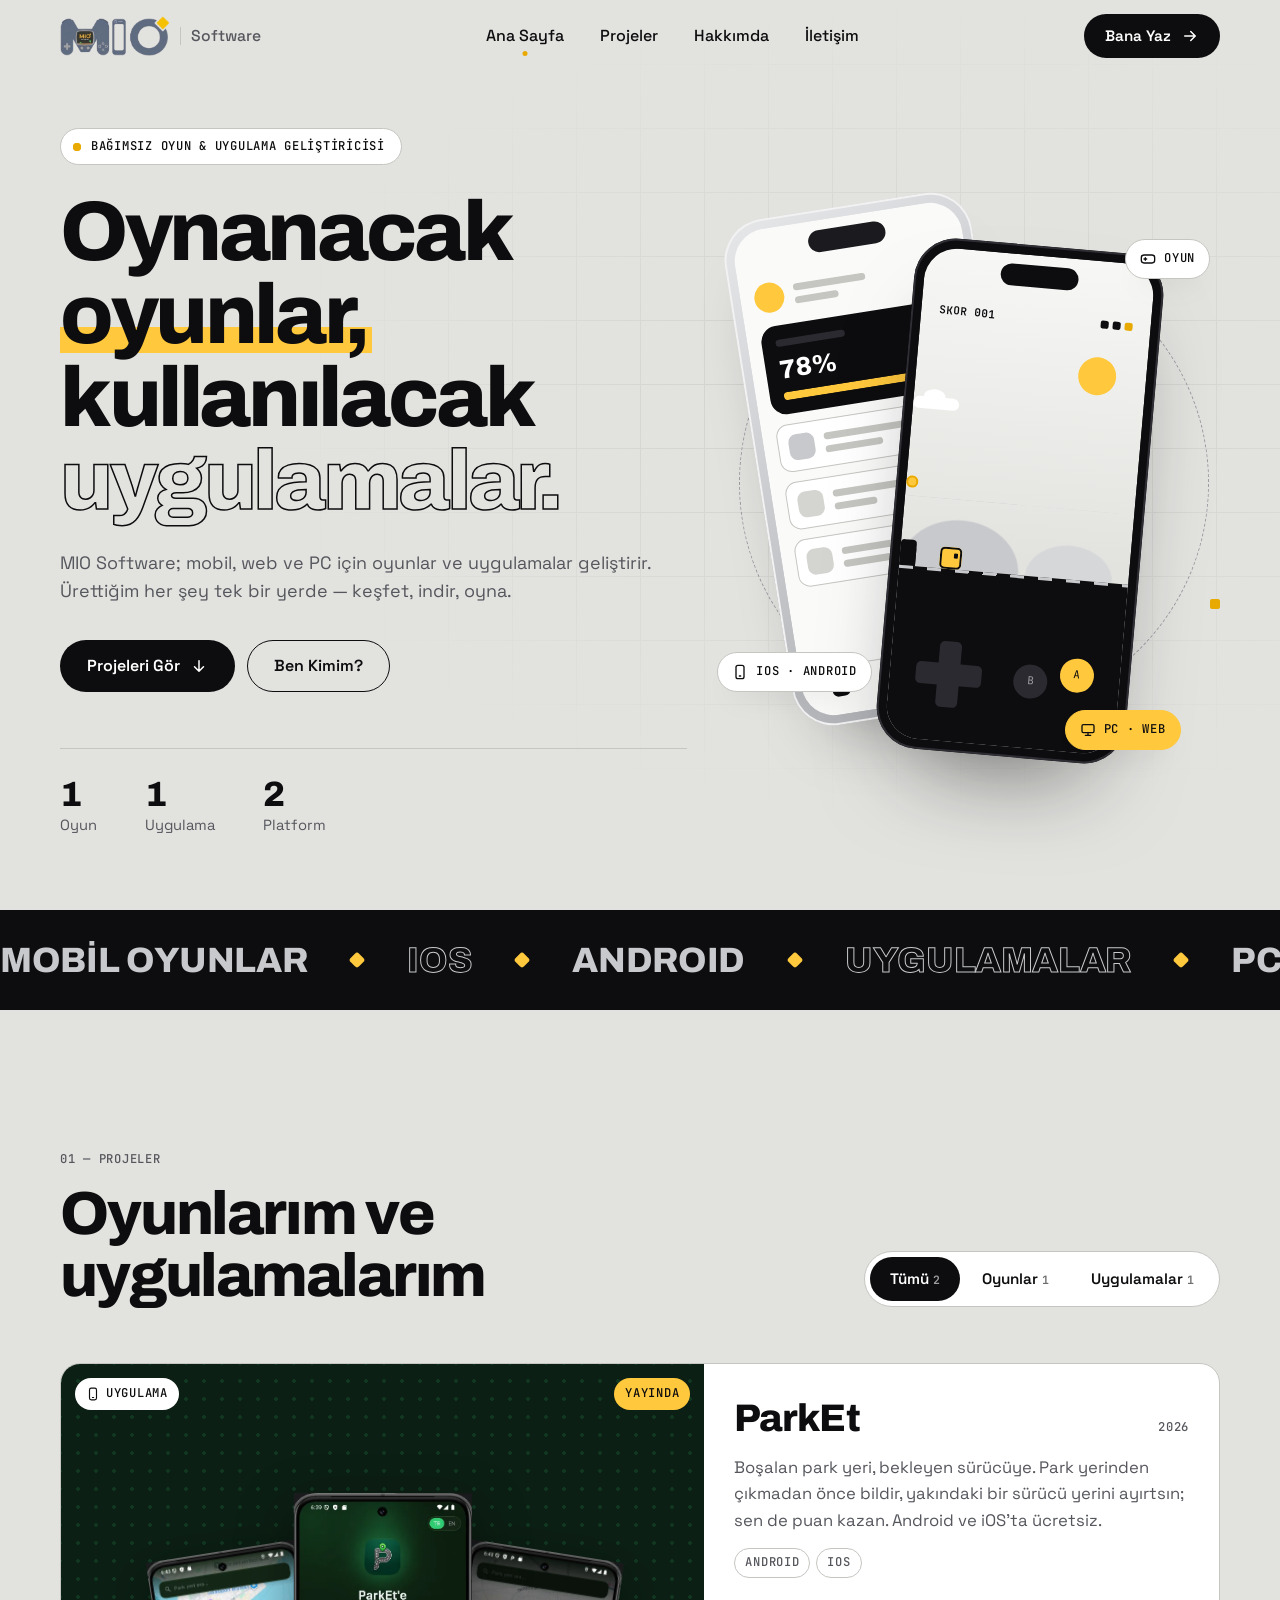
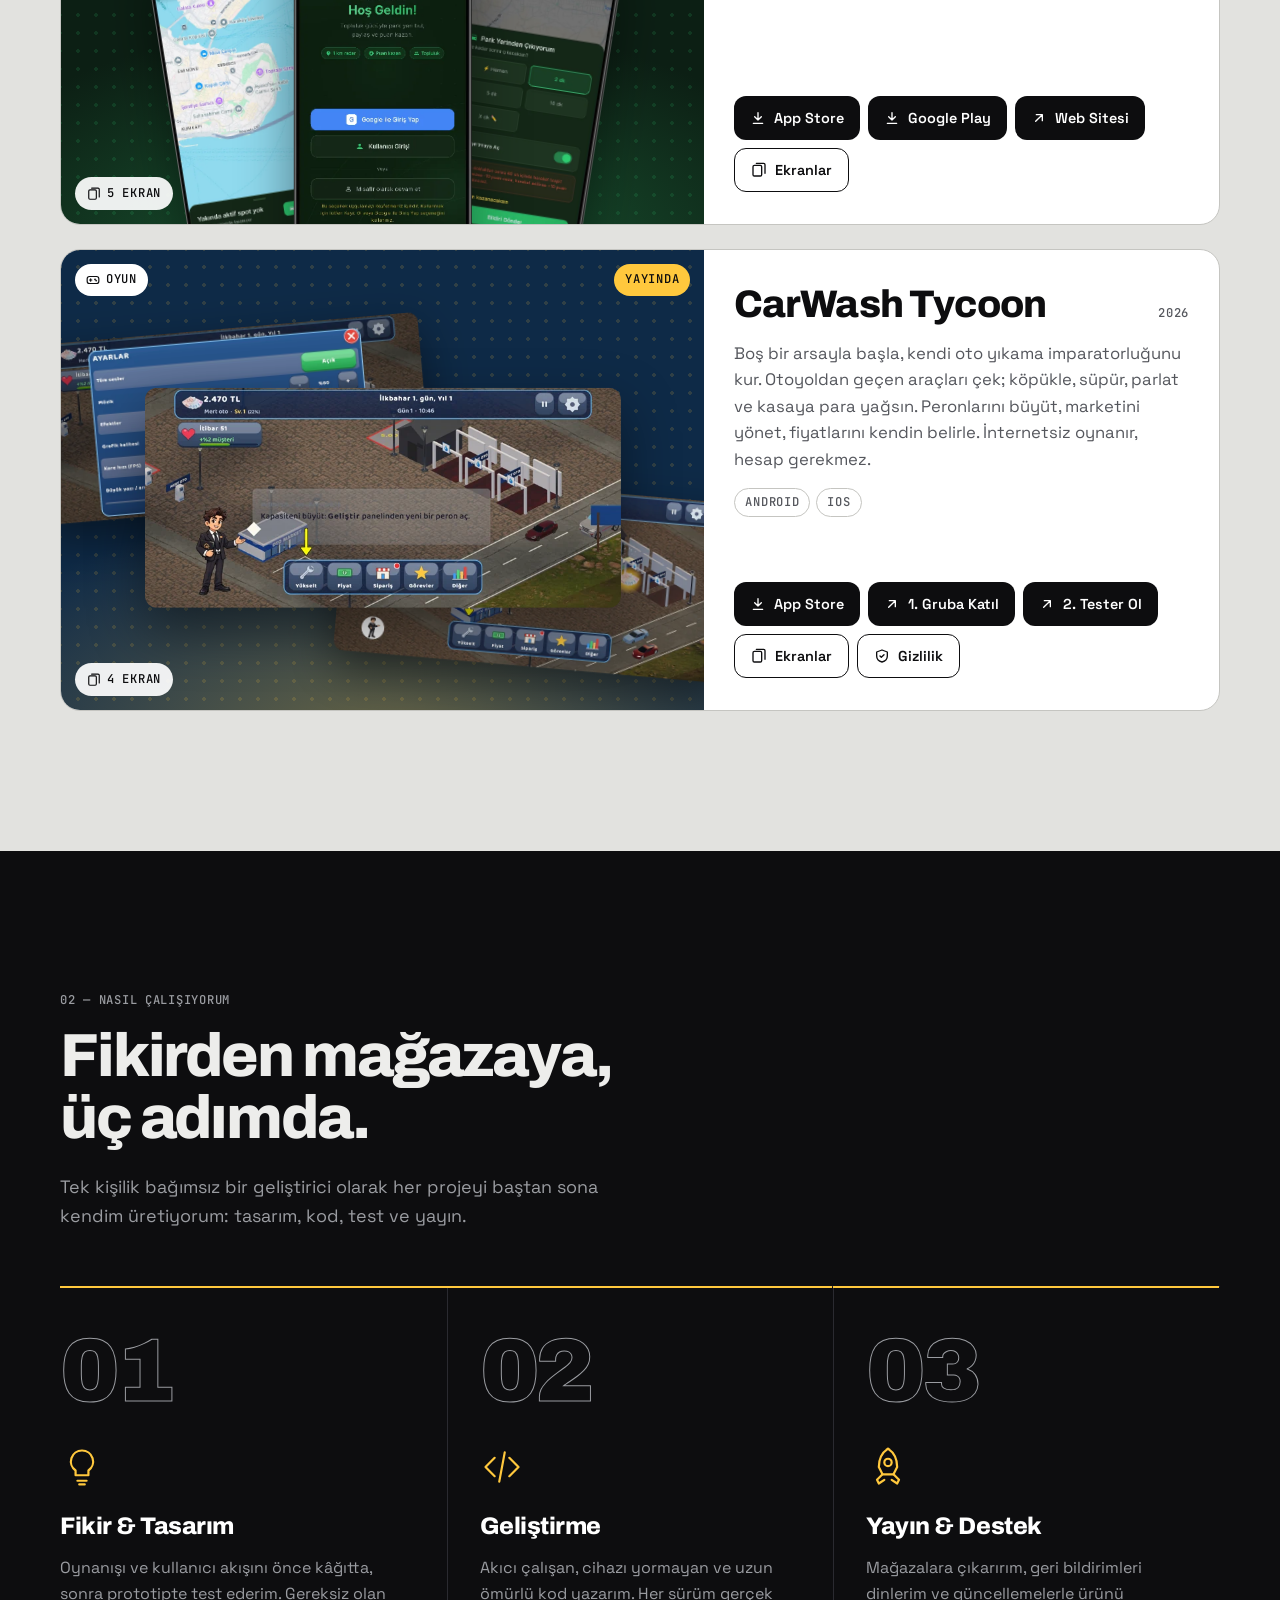
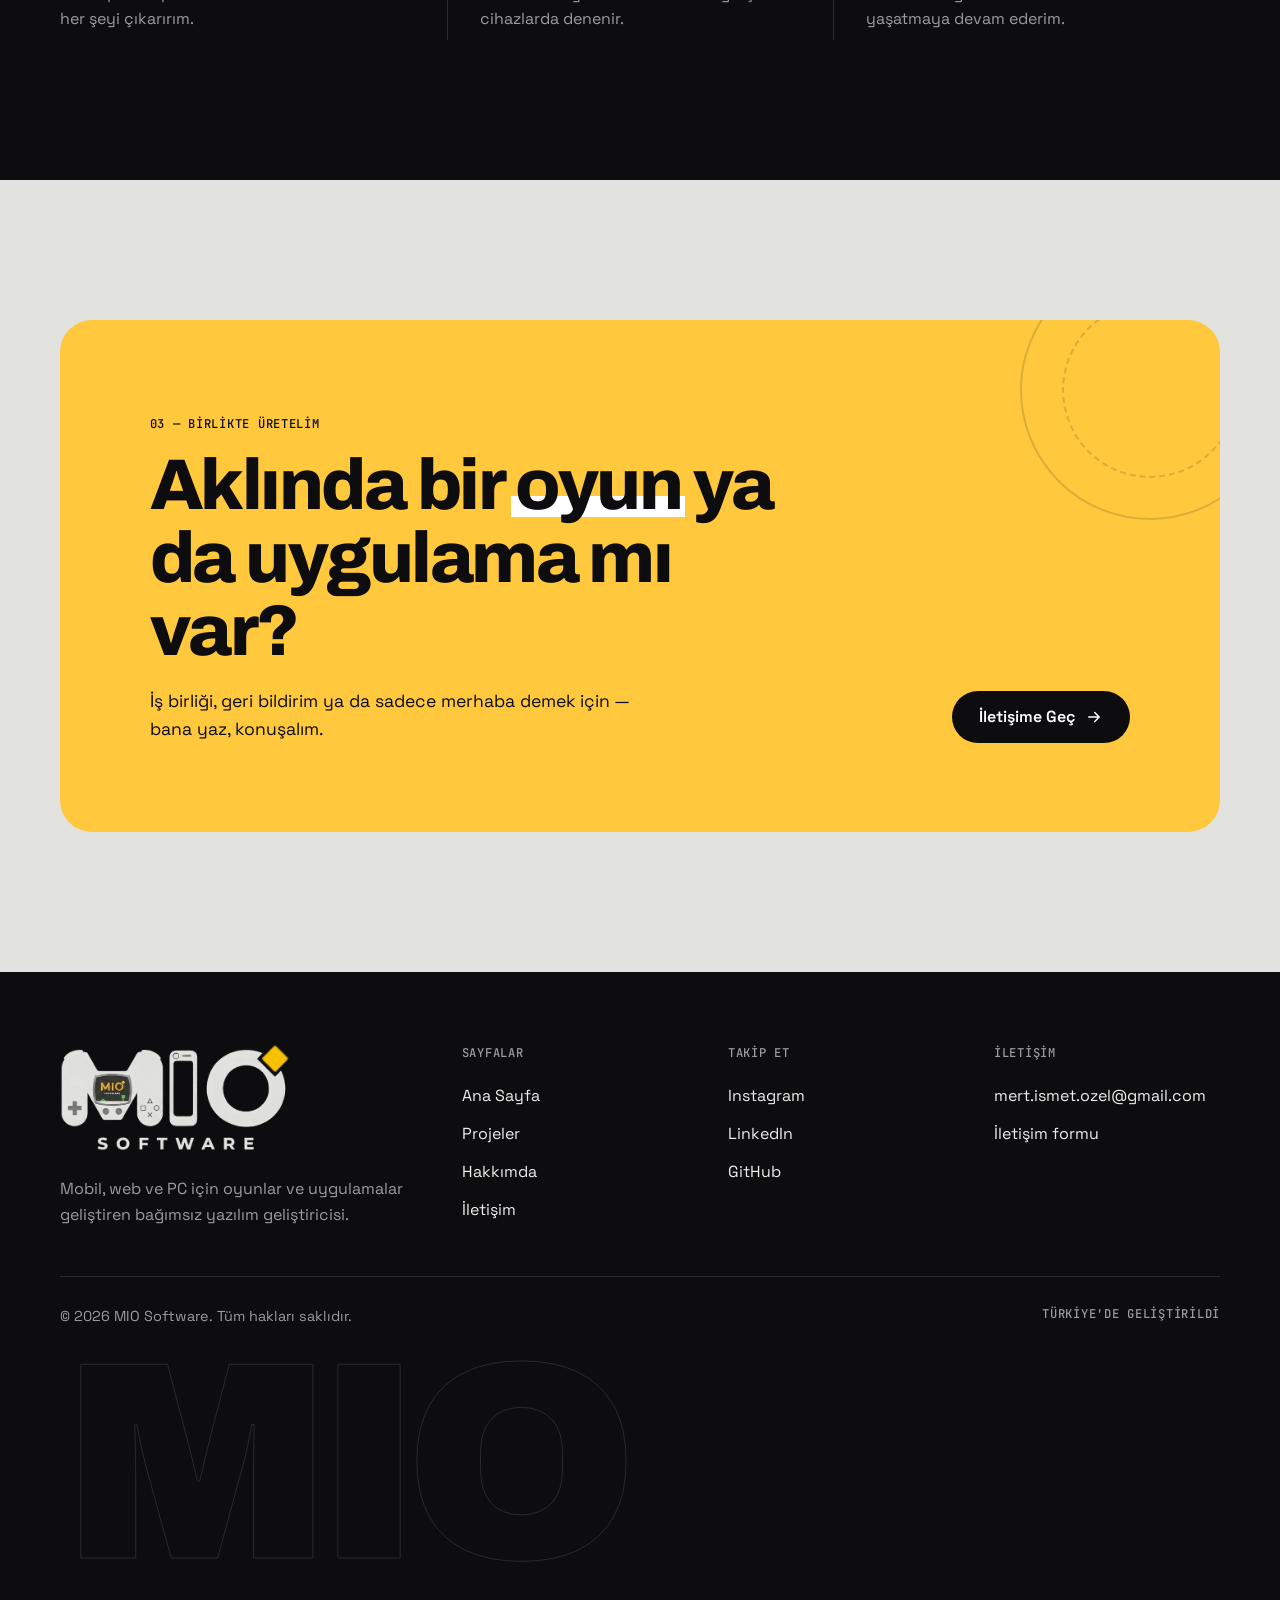
<file: index.html>
<!doctype html>
<html lang="tr" class="no-js">
<head>
  <meta charset="utf-8">
  <meta name="viewport" content="width=device-width, initial-scale=1">
  <title>MIO Software — Oyun ve Mobil Uygulama Geliştiricisi</title>
  <meta name="description" content="MIO Software; mobil, web ve PC için oyunlar ve uygulamalar geliştiren bağımsız yazılım geliştiricisi. Tüm projelerim tek bir yerde.">
  <meta name="theme-color" content="#0D0D0F">
  <meta property="og:type" content="website">
  <meta property="og:title" content="MIO Software — Oyun ve Mobil Uygulama Geliştiricisi">
  <meta property="og:description" content="Oynanacak oyunlar, kullanılacak uygulamalar. Tüm projelerim tek bir yerde.">
  <meta property="og:image" content="https://miosoftware.com.tr/assets/img/og-image.jpg">
  <link rel="canonical" href="https://miosoftware.com.tr/">
  <meta property="og:url" content="https://miosoftware.com.tr/">
  <meta property="og:site_name" content="MIO Software">
  <meta property="og:locale" content="tr_TR">
  <meta name="twitter:card" content="summary_large_image">
  <link rel="icon" href="assets/img/favicon.svg" type="image/svg+xml">
  <link rel="apple-touch-icon" href="assets/img/logo-mark.png">
  <link rel="preconnect" href="https://fonts.googleapis.com">
  <link rel="preconnect" href="https://fonts.gstatic.com" crossorigin>
  <link href="https://fonts.googleapis.com/css2?family=Archivo:wght@500;700;800;900&family=JetBrains+Mono:wght@500;600&family=Space+Grotesk:wght@400;500;600&display=swap" rel="stylesheet">
  <link rel="stylesheet" href="assets/css/style.css">
  <script type="application/ld+json">
  {
    "@context": "https://schema.org",
    "@graph": [
      {
        "@type": "WebSite",
        "name": "MIO Software",
        "url": "https://miosoftware.com.tr/",
        "inLanguage": "tr"
      },
      {
        "@type": "Person",
        "name": "Mert Özel",
        "jobTitle": "Oyun ve Mobil Uygulama Geliştiricisi",
        "url": "https://miosoftware.com.tr/",
        "alumniOf": { "@type": "CollegeOrUniversity", "name": "Fırat Üniversitesi" },
        "sameAs": [
          "https://www.instagram.com/mio.software/",
          "https://www.linkedin.com/in/mert-%C3%B6zel-674987365/",
          "https://github.com/codermert23"
        ]
      }
    ]
  }
  </script>
  <script>document.documentElement.classList.replace("no-js", "js");</script>
</head>
<body>
  <a class="skip" href="#main">İçeriğe geç</a>
  <div class="curtain" aria-hidden="true"><span class="curtain-logo"><img src="assets/img/logo-light-mark.png" alt="" width="131" height="48"></span></div>

  <header class="header">
    <div class="container header-inner">
      <a href="index.html" class="logo" aria-label="MIO Software ana sayfa"><img class="logo-img logo-img--dark" src="assets/img/logo-mark.png" alt="" width="109" height="40"><img class="logo-img logo-img--light" src="assets/img/logo-light-mark.png" alt="" width="109" height="40"><small>Software</small></a>
      <nav class="nav" aria-label="Ana menü">
        <a href="index.html" aria-current="page">Ana Sayfa</a>
        <a href="index.html#projeler">Projeler</a>
        <a href="hakkimda.html">Hakkımda</a>
        <a href="iletisim.html">İletişim</a>
      </nav>
      <a href="iletisim.html" class="btn btn--dark btn--sm header-cta">Bana Yaz
        <svg viewBox="0 0 24 24" fill="none" stroke="currentColor" stroke-width="2" stroke-linecap="round" stroke-linejoin="round" aria-hidden="true"><path d="M5 12h14M13 6l6 6-6 6"/></svg>
      </a>
      <button class="menu-btn" type="button" aria-expanded="false" aria-controls="mobile-menu" aria-label="Menüyü aç"><span></span><span></span></button>
    </div>
  </header>

  <div class="mobile-menu" id="mobile-menu">
    <nav aria-label="Mobil menü">
      <a href="index.html" aria-current="page">Ana Sayfa <span>01</span></a>
      <a href="index.html#projeler">Projeler <span>02</span></a>
      <a href="hakkimda.html">Hakkımda <span>03</span></a>
      <a href="iletisim.html">İletişim <span>04</span></a>
    </nav>
    <p class="mobile-menu-foot mono">Oyun &amp; Uygulama Geliştiricisi — <a href="mailto:mert.ismet.ozel@gmail.com">mert.ismet.ozel@gmail.com</a></p>
  </div>

  <main id="main">
    <!-- ============ HERO ============ -->
    <section class="hero" aria-labelledby="hero-title">
      <div class="hero-grid-bg" aria-hidden="true"></div>
      <div class="container hero-inner">
        <div class="hero-copy">
          <span class="eyebrow mono" data-reveal><span class="dot"></span>Bağımsız oyun &amp; uygulama geliştiricisi</span>
          <h1 id="hero-title" class="display">
            <span class="line"><span>Oynanacak <span class="hl">oyunlar,</span></span></span>
            <span class="line"><span>kullanılacak</span></span>
            <span class="line"><span class="outline">uygulamalar.</span></span>
          </h1>
          <p class="lead" data-reveal style="--i:3">MIO Software; mobil, web ve PC için oyunlar ve uygulamalar geliştirir. Ürettiğim her şey tek bir yerde — keşfet, indir, oyna.</p>
          <div class="hero-actions" data-reveal style="--i:4">
            <a href="#projeler" class="btn btn--dark">Projeleri Gör
              <svg viewBox="0 0 24 24" fill="none" stroke="currentColor" stroke-width="2" stroke-linecap="round" stroke-linejoin="round" aria-hidden="true"><path d="M12 5v14M6 13l6 6 6-6"/></svg>
            </a>
            <a href="hakkimda.html" class="btn btn--ghost">Ben Kimim?</a>
          </div>
          <div class="hero-stats" data-reveal style="--i:5">
            <div class="stat"><b data-stat="game">0</b><span>Oyun</span></div>
            <div class="stat"><b data-stat="app">0</b><span>Uygulama</span></div>
            <div class="stat"><b data-stat="platform">0</b><span>Platform</span></div>
          </div>
        </div>

        <div class="hero-visual" data-anim aria-hidden="true">
          <div class="hero-visual-scale">
            <div class="orbit"></div>
            <div class="orbit orbit--2"></div>
            <span class="pixel pixel--1"></span><span class="pixel pixel--2"></span><span class="pixel pixel--3"></span>

            <!-- Arka telefon: uygulama ekranı -->
            <div class="phone phone--back">
              <div class="phone-screen">
                <div class="app">
                  <div class="app-top"><span class="app-avatar"></span><div style="flex:1;display:grid;gap:6px"><span class="bar" style="width:60%"></span><span class="bar" style="width:36%"></span></div><span class="toggle"></span></div>
                  <div class="app-card">
                    <span class="bar" style="width:40%"></span>
                    <span class="big">78%</span>
                    <div class="app-progress"><i></i></div>
                  </div>
                  <div class="app-row"><b></b><div><span class="bar" style="width:70%"></span><span class="bar" style="width:40%"></span></div></div>
                  <div class="app-row"><b></b><div><span class="bar" style="width:55%"></span><span class="bar" style="width:30%"></span></div></div>
                  <div class="app-row"><b></b><div><span class="bar" style="width:64%"></span><span class="bar" style="width:46%"></span></div></div>
                  <div class="app-tabbar"><i></i><i></i><i></i><i></i></div>
                </div>
              </div>
            </div>

            <!-- Ön telefon: kendi kendine oynayan mini oyun -->
            <div class="phone phone--front">
              <div class="phone-screen">
                <div class="game">
                  <div class="game-hud"><span>SKOR <b data-score>000</b></span><span class="lives"><i></i><i></i><i></i></span></div>
                  <span class="game-sun"></span>
                  <span class="game-cloud"></span>
                  <div class="game-hills"></div>
                  <div class="game-world">
                    <span class="game-coin"></span>
                    <span class="game-obs"></span>
                    <span class="game-obs game-obs--2"></span>
                    <span class="game-player"></span>
                  </div>
                  <div class="game-ground">
                    <div class="game-pad"><span class="dpad"></span><span class="ab"><span>B</span><span>A</span></span></div>
                  </div>
                </div>
              </div>
            </div>

            <span class="chip-float chip-float--a mono">
              <svg viewBox="0 0 24 24" fill="none" stroke="currentColor" stroke-width="2" stroke-linecap="round" stroke-linejoin="round"><rect x="2" y="6" width="20" height="12" rx="4"/><path d="M6 12h4M8 10v4"/></svg>Oyun
            </span>
            <span class="chip-float chip-float--b mono">
              <svg viewBox="0 0 24 24" fill="none" stroke="currentColor" stroke-width="2" stroke-linecap="round" stroke-linejoin="round"><rect x="6" y="2" width="12" height="20" rx="3"/><path d="M11 18h2"/></svg><span lang="en">iOS · Android</span>
            </span>
            <span class="chip-float chip-float--c mono">
              <svg viewBox="0 0 24 24" fill="none" stroke="currentColor" stroke-width="2" stroke-linecap="round" stroke-linejoin="round"><rect x="3" y="4" width="18" height="12" rx="2"/><path d="M8 20h8M12 16v4"/></svg>PC · Web
            </span>
          </div>
        </div>
      </div>
    </section>

    <!-- ============ MARQUEE ============ -->
    <div class="marquee" data-anim aria-hidden="true">
      <div class="marquee-track">
        <span>Mobil Oyunlar</span><span lang="en">iOS</span><span lang="en">Android</span><span>Uygulamalar</span><span>PC &amp; Web</span><span>Oyun Tasarımı</span><span>UI / UX</span>
        <span>Mobil Oyunlar</span><span lang="en">iOS</span><span lang="en">Android</span><span>Uygulamalar</span><span>PC &amp; Web</span><span>Oyun Tasarımı</span><span>UI / UX</span>
      </div>
    </div>

    <!-- ============ PROJECTS ============ -->
    <section class="section" id="projeler" aria-labelledby="projects-title">
      <div class="container">
        <div class="section-head">
          <div data-reveal>
            <span class="mono">01 — Projeler</span>
            <h2 id="projects-title" class="title">Oyunlarım ve<br>uygulamalarım</h2>
          </div>
          <div class="filters" role="group" aria-label="Projeleri filtrele" data-reveal style="--i:1">
            <span class="filters-indicator" aria-hidden="true"></span>
            <button type="button" data-filter="all" aria-pressed="true">Tümü<span data-filter-count="all"></span></button>
            <button type="button" data-filter="game" aria-pressed="false">Oyunlar<span data-filter-count="game"></span></button>
            <button type="button" data-filter="app" aria-pressed="false">Uygulamalar<span data-filter-count="app"></span></button>
          </div>
        </div>
        <div class="projects-grid" id="projects-grid" aria-live="polite">
          <noscript><p class="projects-empty">Projeleri görmek için JavaScript'i etkinleştir.</p></noscript>
        </div>
      </div>
    </section>

    <!-- ============ PROCESS ============ -->
    <section class="section dark" aria-labelledby="process-title">
      <div class="container">
        <div class="section-head">
          <div data-reveal>
            <span class="mono">02 — Nasıl çalışıyorum</span>
            <h2 id="process-title" class="title">Fikirden mağazaya,<br>üç adımda.</h2>
          </div>
          <p class="lead" data-reveal style="--i:1">Tek kişilik bağımsız bir geliştirici olarak her projeyi baştan sona kendim üretiyorum: tasarım, kod, test ve yayın.</p>
        </div>
        <div class="steps">
          <article class="step">
            <span class="step-num">01</span>
            <svg class="step-icon" viewBox="0 0 48 48" fill="none" stroke="currentColor" stroke-width="2.4" stroke-linecap="round" stroke-linejoin="round" aria-hidden="true"><path d="M24 6a12 12 0 0 0-7 21.8V33h14v-5.2A12 12 0 0 0 24 6Z"/><path d="M19 39h10M21 43h6"/></svg>
            <h3>Fikir &amp; Tasarım</h3>
            <p>Oynanışı ve kullanıcı akışını önce kâğıtta, sonra prototipte test ederim. Gereksiz olan her şeyi çıkarırım.</p>
          </article>
          <article class="step">
            <span class="step-num">02</span>
            <svg class="step-icon" viewBox="0 0 48 48" fill="none" stroke="currentColor" stroke-width="2.4" stroke-linecap="round" stroke-linejoin="round" aria-hidden="true"><polyline points="16 14 6 24 16 34"/><polyline points="32 14 42 24 32 34"/><path d="M27 8 21 40"/></svg>
            <h3>Geliştirme</h3>
            <p>Akıcı çalışan, cihazı yormayan ve uzun ömürlü kod yazarım. Her sürüm gerçek cihazlarda denenir.</p>
          </article>
          <article class="step">
            <span class="step-num">03</span>
            <svg class="step-icon" viewBox="0 0 48 48" fill="none" stroke="currentColor" stroke-width="2.4" stroke-linecap="round" stroke-linejoin="round" aria-hidden="true"><path d="M24 4c6 4 10 11 10 20l-4 8H18l-4-8c0-9 4-16 10-20Z"/><circle cx="24" cy="19" r="4"/><path d="M18 32l-6 6 2 4 6-4M30 32l6 6-2 4-6-4"/></svg>
            <h3>Yayın &amp; Destek</h3>
            <p>Mağazalara çıkarırım, geri bildirimleri dinlerim ve güncellemelerle ürünü yaşatmaya devam ederim.</p>
          </article>
        </div>
      </div>
    </section>

    <!-- ============ CTA ============ -->
    <section class="section" aria-labelledby="cta-title">
      <div class="container">
        <div class="cta" data-reveal="scale" data-anim>
          <span class="cta-deco" aria-hidden="true"></span>
          <div>
            <span class="mono">03 — Birlikte üretelim</span>
            <h2 id="cta-title" class="title" style="margin-top:14px">Aklında bir <span class="hl" style="--yellow:#fff">oyun</span> ya da uygulama mı var?</h2>
            <p>İş birliği, geri bildirim ya da sadece merhaba demek için — bana yaz, konuşalım.</p>
          </div>
          <a href="iletisim.html" class="btn btn--dark">İletişime Geç
            <svg viewBox="0 0 24 24" fill="none" stroke="currentColor" stroke-width="2" stroke-linecap="round" stroke-linejoin="round" aria-hidden="true"><path d="M5 12h14M13 6l6 6-6 6"/></svg>
          </a>
        </div>
      </div>
    </section>
  </main>

  <footer class="footer dark">
    <div class="container">
      <div class="footer-cols">
        <div>
          <a href="index.html" class="footer-logo" aria-label="MIO Software ana sayfa"><img src="assets/img/logo-light.png" alt="MIO Software" width="230" height="107" loading="lazy" decoding="async"></a>
          <p class="footer-about">Mobil, web ve PC için oyunlar ve uygulamalar geliştiren bağımsız yazılım geliştiricisi.</p>
        </div>
        <div>
          <h4>Sayfalar</h4>
          <ul>
            <li><a class="footer-link" href="index.html">Ana Sayfa</a></li>
            <li><a class="footer-link" href="index.html#projeler">Projeler</a></li>
            <li><a class="footer-link" href="hakkimda.html">Hakkımda</a></li>
            <li><a class="footer-link" href="iletisim.html">İletişim</a></li>
          </ul>
        </div>
        <div>
          <h4>Takip Et</h4>
          <ul>
            <li><a class="footer-link" href="https://www.instagram.com/mio.software/" target="_blank" rel="noopener">Instagram</a></li>
            <li><a class="footer-link" href="https://www.linkedin.com/in/mert-%C3%B6zel-674987365/" target="_blank" rel="noopener">LinkedIn</a></li>
            <li><a class="footer-link" href="https://github.com/codermert23" target="_blank" rel="noopener">GitHub</a></li>
          </ul>
        </div>
        <div>
          <h4>İletişim</h4>
          <ul>
            <li><a class="footer-link" href="mailto:mert.ismet.ozel@gmail.com">mert.ismet.ozel@gmail.com</a></li>
            <li><a class="footer-link" href="iletisim.html">İletişim formu</a></li>
          </ul>
        </div>
      </div>
      <div class="footer-bottom">
        <span>© <span data-year>2026</span> MIO Software. Tüm hakları saklıdır.</span>
        <span class="mono">Türkiye'de geliştirildi</span>
      </div>
      <div class="footer-word" aria-hidden="true" data-parallax="-0.06">MIO</div>
    </div>
  </footer>

  <script src="assets/js/projects.js" defer></script>
  <script src="assets/js/main.js" defer></script>
</body>
</html>
</file>
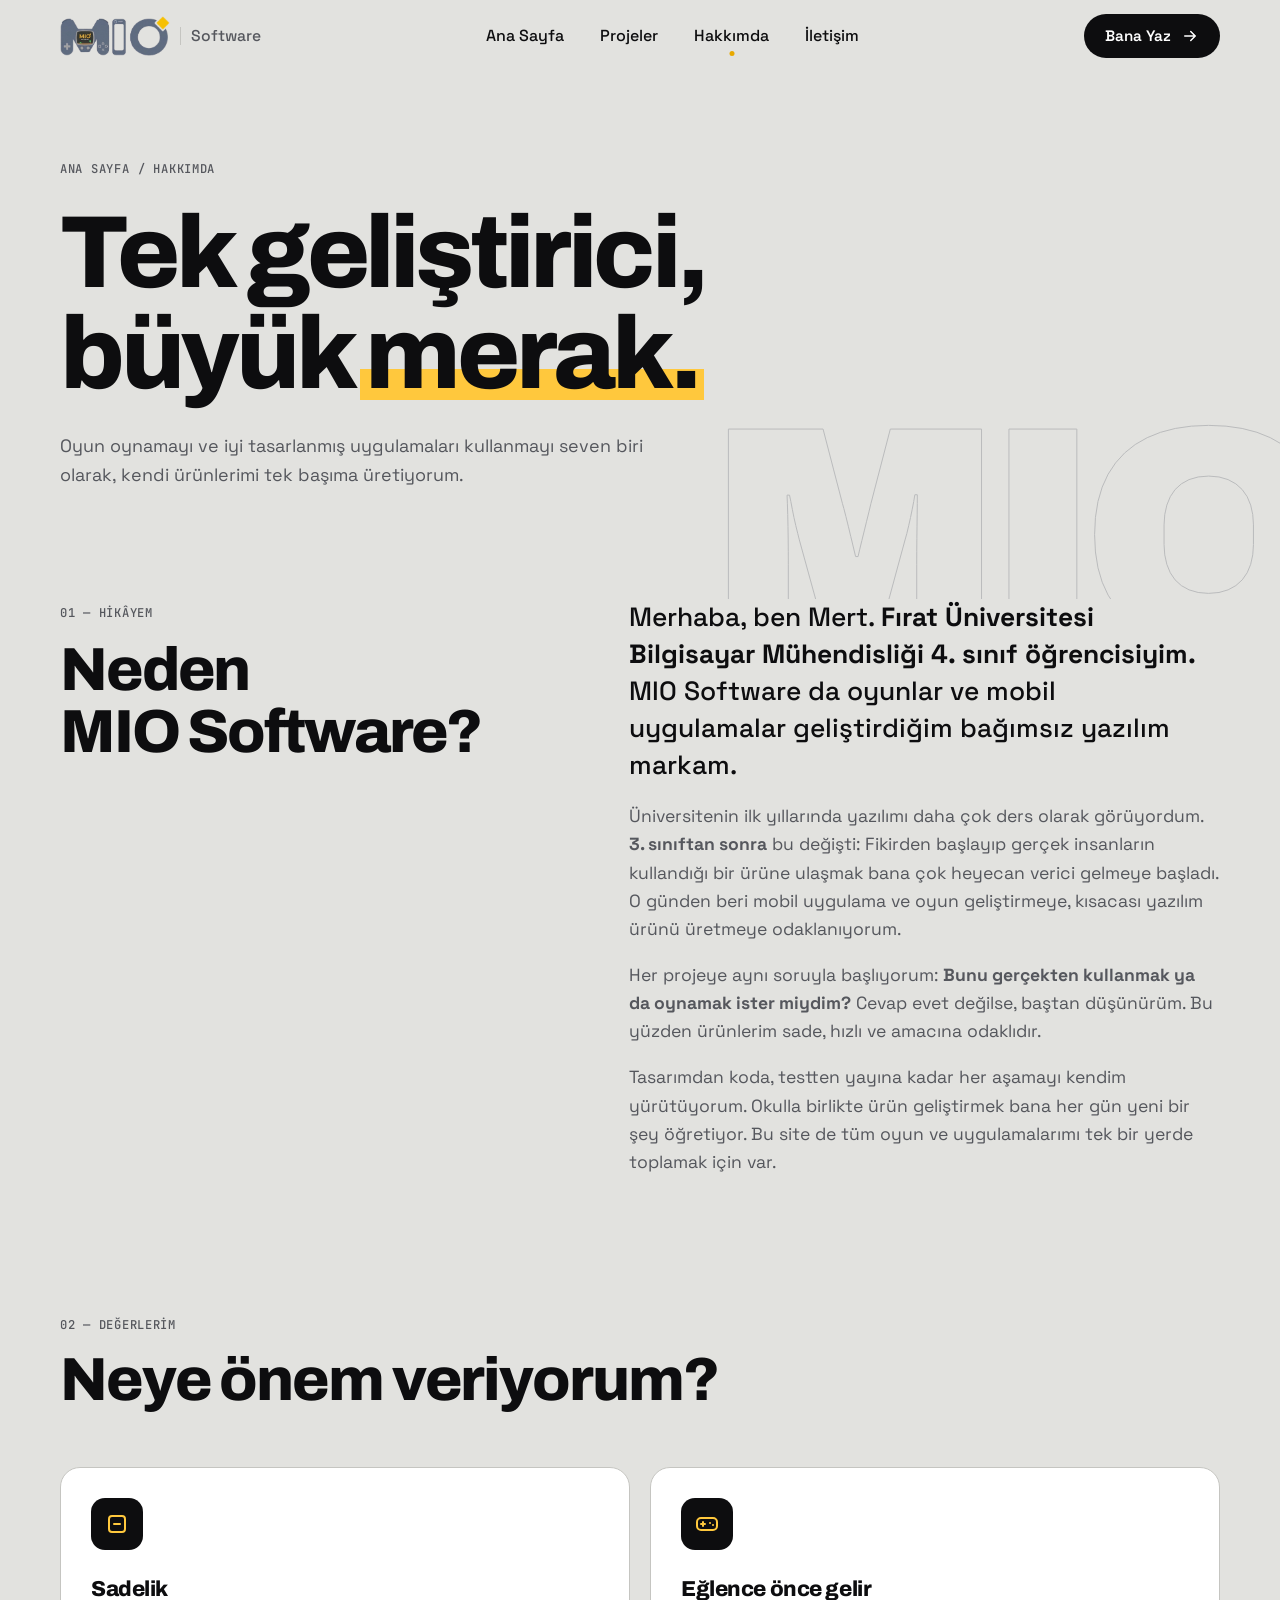
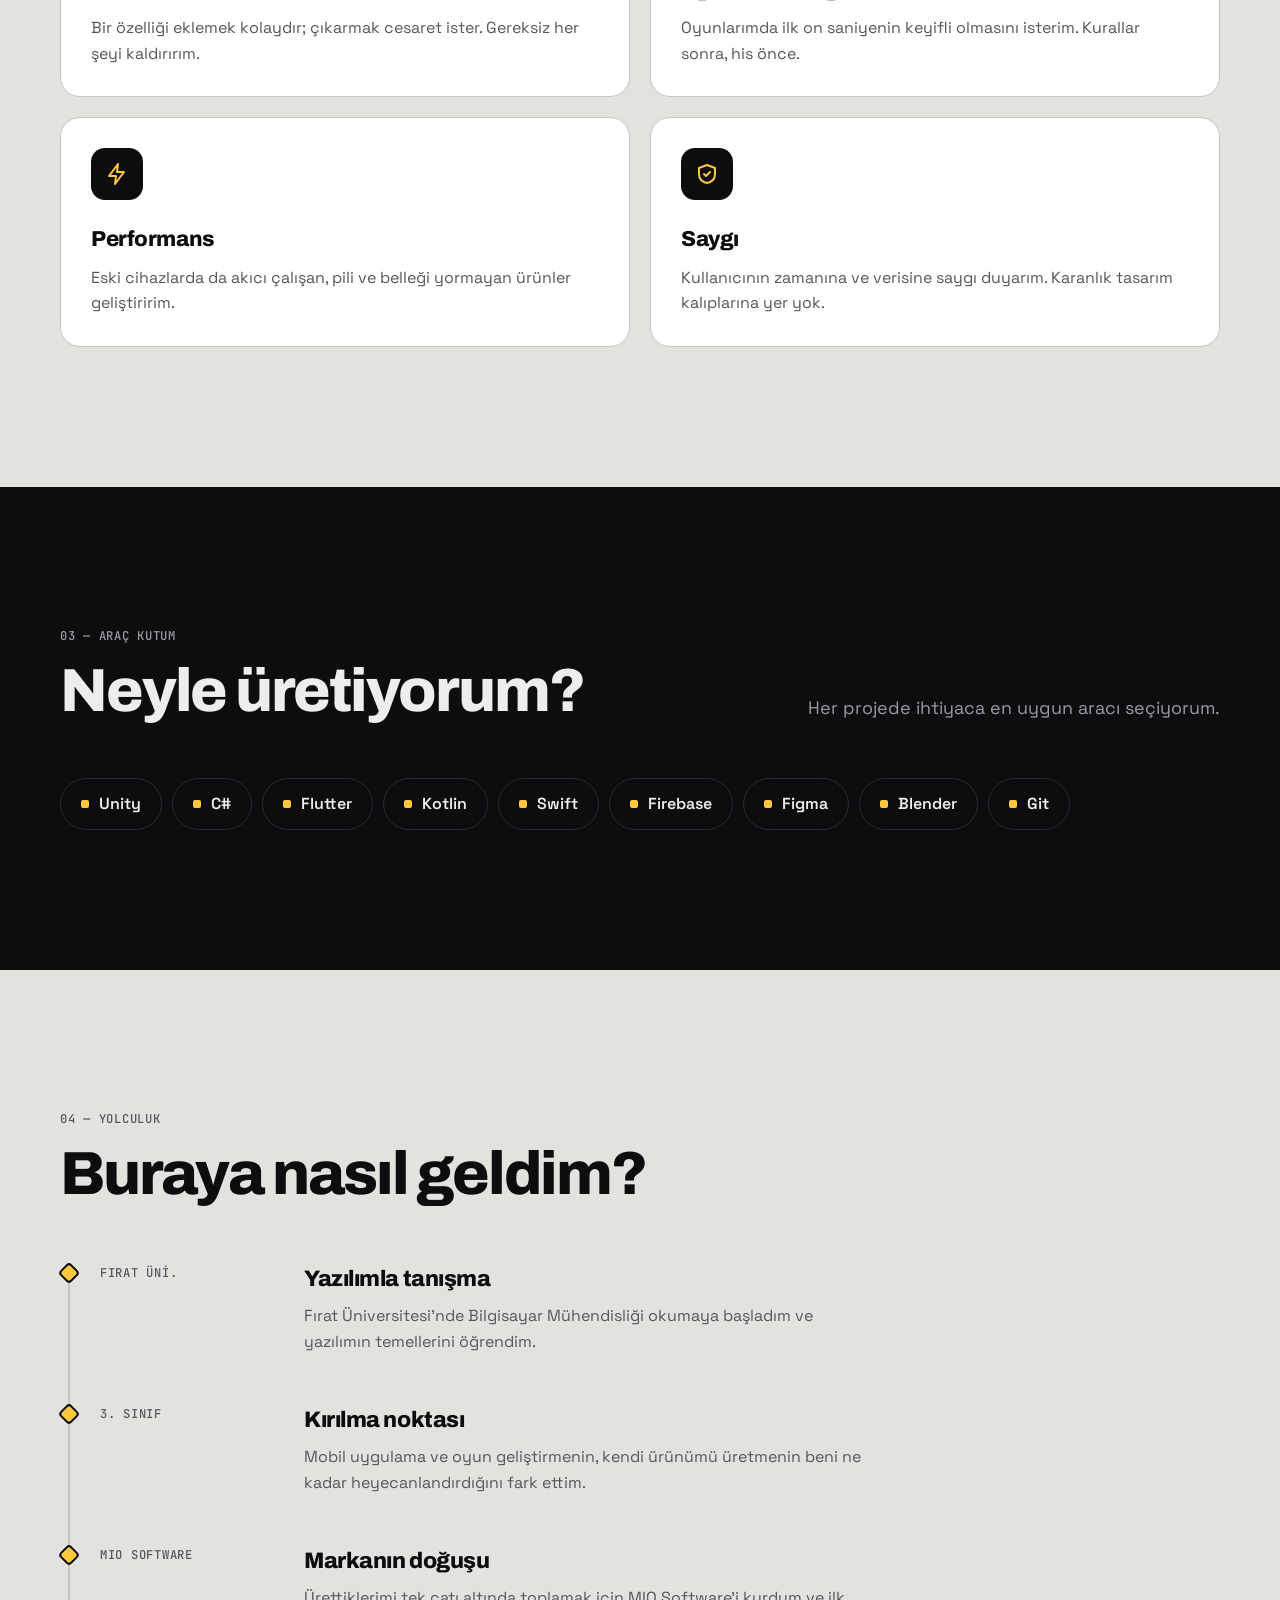
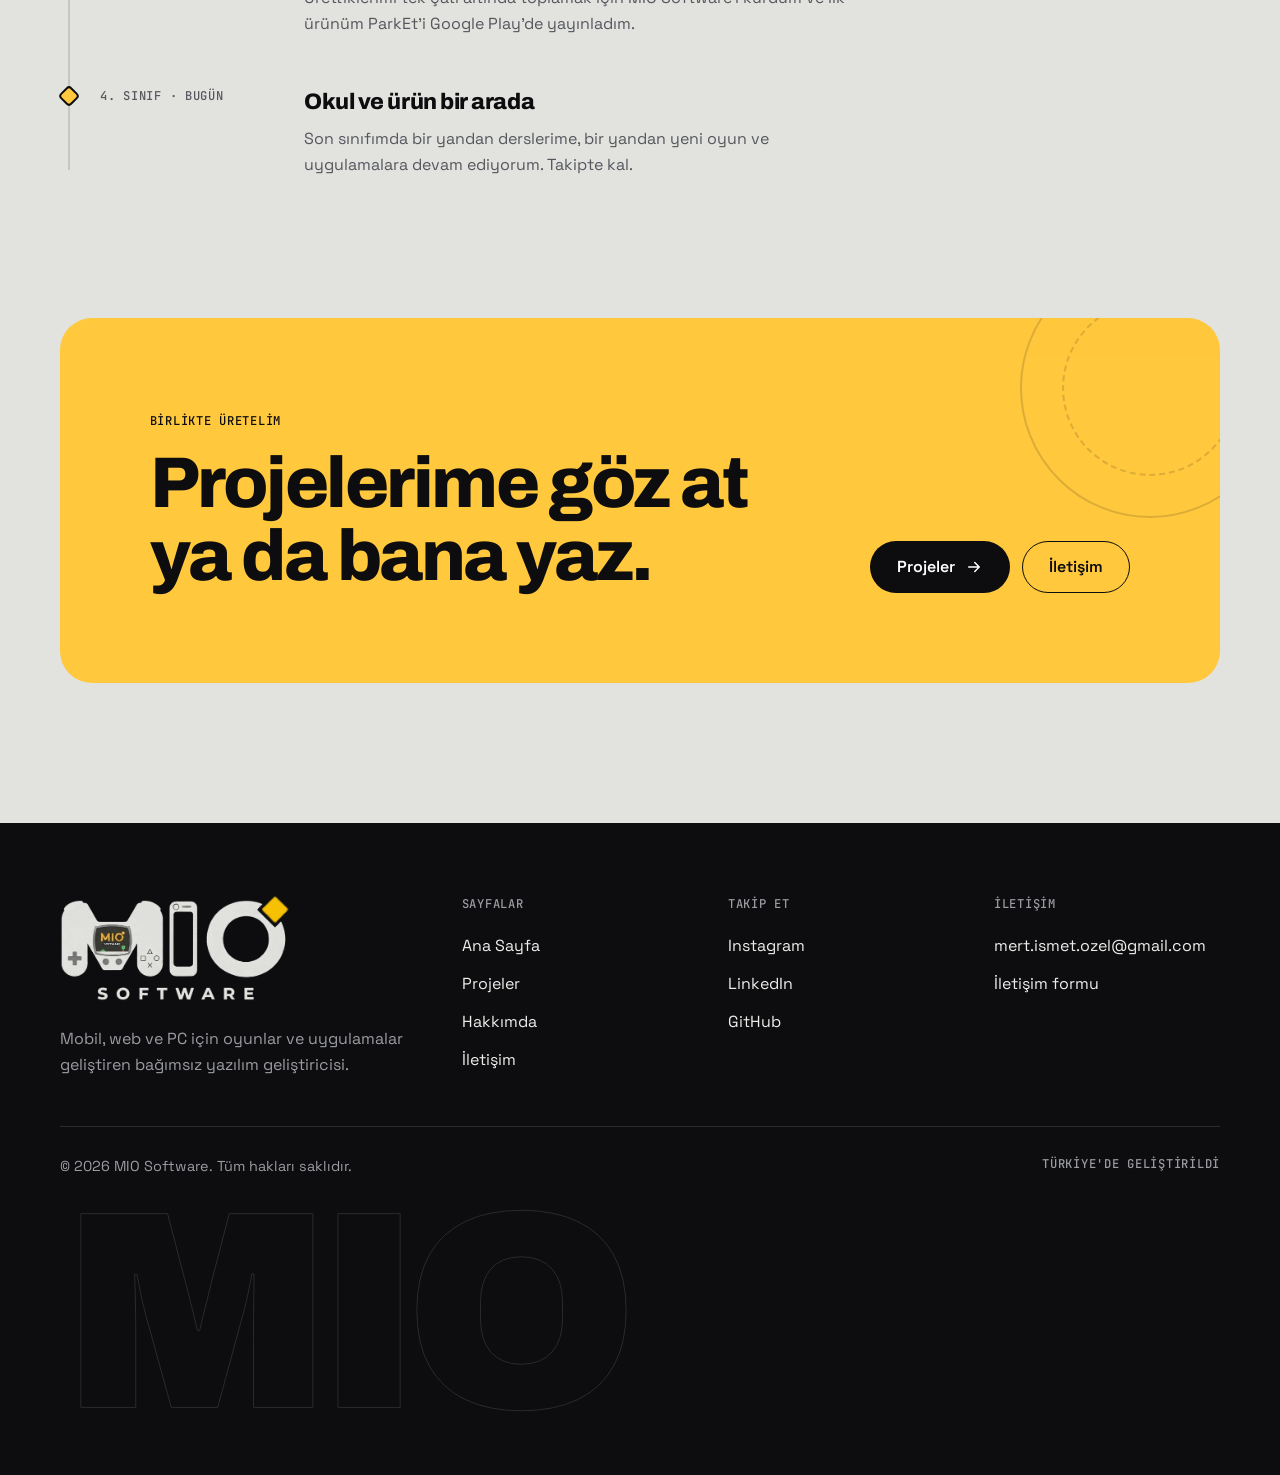
<file: hakkimda.html>
<!doctype html>
<html lang="tr" class="no-js">
<head>
  <meta charset="utf-8">
  <meta name="viewport" content="width=device-width, initial-scale=1">
  <title>Hakkımda — MIO Software</title>
  <meta name="description" content="Fırat Üniversitesi Bilgisayar Mühendisliği öğrencisi, oyun ve mobil uygulama geliştiricisi Mert'in hikâyesi, değerleri ve kullandığı araçlar.">
  <meta name="theme-color" content="#0D0D0F">
  <meta property="og:type" content="website">
  <meta property="og:title" content="Hakkımda — MIO Software">
  <meta property="og:image" content="https://miosoftware.com.tr/assets/img/og-image.jpg">
  <link rel="canonical" href="https://miosoftware.com.tr/hakkimda.html">
  <meta property="og:url" content="https://miosoftware.com.tr/hakkimda.html">
  <meta property="og:site_name" content="MIO Software">
  <meta property="og:locale" content="tr_TR">
  <meta property="og:description" content="Fırat Üniversitesi Bilgisayar Mühendisliği öğrencisi, oyun ve mobil uygulama geliştiricisi Mert'in hikâyesi.">
  <meta name="twitter:card" content="summary_large_image">
  <link rel="icon" href="assets/img/favicon.svg" type="image/svg+xml">
  <link rel="apple-touch-icon" href="assets/img/logo-mark.png">
  <link rel="preconnect" href="https://fonts.googleapis.com">
  <link rel="preconnect" href="https://fonts.gstatic.com" crossorigin>
  <link href="https://fonts.googleapis.com/css2?family=Archivo:wght@500;700;800;900&family=JetBrains+Mono:wght@500;600&family=Space+Grotesk:wght@400;500;600&display=swap" rel="stylesheet">
  <link rel="stylesheet" href="assets/css/style.css">
  <script>document.documentElement.classList.replace("no-js", "js");</script>
</head>
<body>
  <a class="skip" href="#main">İçeriğe geç</a>
  <div class="curtain" aria-hidden="true"><span class="curtain-logo"><img src="assets/img/logo-light-mark.png" alt="" width="131" height="48"></span></div>

  <header class="header">
    <div class="container header-inner">
      <a href="index.html" class="logo" aria-label="MIO Software ana sayfa"><img class="logo-img logo-img--dark" src="assets/img/logo-mark.png" alt="" width="109" height="40"><img class="logo-img logo-img--light" src="assets/img/logo-light-mark.png" alt="" width="109" height="40"><small>Software</small></a>
      <nav class="nav" aria-label="Ana menü">
        <a href="index.html">Ana Sayfa</a>
        <a href="index.html#projeler">Projeler</a>
        <a href="hakkimda.html" aria-current="page">Hakkımda</a>
        <a href="iletisim.html">İletişim</a>
      </nav>
      <a href="iletisim.html" class="btn btn--dark btn--sm header-cta">Bana Yaz
        <svg viewBox="0 0 24 24" fill="none" stroke="currentColor" stroke-width="2" stroke-linecap="round" stroke-linejoin="round" aria-hidden="true"><path d="M5 12h14M13 6l6 6-6 6"/></svg>
      </a>
      <button class="menu-btn" type="button" aria-expanded="false" aria-controls="mobile-menu" aria-label="Menüyü aç"><span></span><span></span></button>
    </div>
  </header>

  <div class="mobile-menu" id="mobile-menu">
    <nav aria-label="Mobil menü">
      <a href="index.html">Ana Sayfa <span>01</span></a>
      <a href="index.html#projeler">Projeler <span>02</span></a>
      <a href="hakkimda.html" aria-current="page">Hakkımda <span>03</span></a>
      <a href="iletisim.html">İletişim <span>04</span></a>
    </nav>
    <p class="mobile-menu-foot mono">Oyun &amp; Uygulama Geliştiricisi — <a href="mailto:mert.ismet.ozel@gmail.com">mert.ismet.ozel@gmail.com</a></p>
  </div>

  <main id="main">
    <!-- ============ PAGE HERO ============ -->
    <section class="page-hero" aria-labelledby="about-title">
      <div class="bg-word" aria-hidden="true" data-parallax="0.12">MIO</div>
      <div class="container" style="position:relative">
        <nav class="breadcrumb mono" aria-label="Sayfa yolu" data-reveal><a href="index.html">Ana Sayfa</a><span aria-hidden="true">/</span><span aria-current="page">Hakkımda</span></nav>
        <h1 id="about-title" class="display">
          <span class="line"><span>Tek geliştirici,</span></span>
          <span class="line"><span>büyük <span class="hl">merak.</span></span></span>
        </h1>
        <p class="lead" data-reveal style="--i:3">Oyun oynamayı ve iyi tasarlanmış uygulamaları kullanmayı seven biri olarak, kendi ürünlerimi tek başıma üretiyorum.</p>
      </div>
    </section>

    <!-- ============ STORY ============ -->
    <section class="section" style="padding-top:0" aria-labelledby="story-title">
      <div class="container story">
        <div data-reveal>
          <span class="mono muted">01 — Hikâyem</span>
          <h2 id="story-title" class="title" style="margin-top:14px">Neden<br>MIO Software?</h2>
        </div>
        <div class="story-text" data-reveal style="--i:1">
          <p>Merhaba, ben Mert. <strong>Fırat Üniversitesi Bilgisayar Mühendisliği 4. sınıf öğrencisiyim.</strong> MIO Software da oyunlar ve mobil uygulamalar geliştirdiğim bağımsız yazılım markam.</p>
          <p>Üniversitenin ilk yıllarında yazılımı daha çok ders olarak görüyordum. <strong>3. sınıftan sonra</strong> bu değişti: Fikirden başlayıp gerçek insanların kullandığı bir ürüne ulaşmak bana çok heyecan verici gelmeye başladı. O günden beri mobil uygulama ve oyun geliştirmeye, kısacası yazılım ürünü üretmeye odaklanıyorum.</p>
          <p>Her projeye aynı soruyla başlıyorum: <strong>Bunu gerçekten kullanmak ya da oynamak ister miydim?</strong> Cevap evet değilse, baştan düşünürüm. Bu yüzden ürünlerim sade, hızlı ve amacına odaklıdır.</p>
          <p>Tasarımdan koda, testten yayına kadar her aşamayı kendim yürütüyorum. Okulla birlikte ürün geliştirmek bana her gün yeni bir şey öğretiyor. Bu site de tüm oyun ve uygulamalarımı tek bir yerde toplamak için var.</p>
        </div>
      </div>
    </section>

    <!-- ============ VALUES ============ -->
    <section class="section" style="padding-top:0" aria-labelledby="values-title">
      <div class="container">
        <div class="section-head">
          <div data-reveal>
            <span class="mono">02 — Değerlerim</span>
            <h2 id="values-title" class="title">Neye önem veriyorum?</h2>
          </div>
        </div>
        <div class="values">
          <article class="value" data-reveal style="--i:0">
            <div class="value-icon"><svg viewBox="0 0 24 24" fill="none" stroke="currentColor" stroke-width="2" stroke-linecap="round" stroke-linejoin="round" aria-hidden="true"><rect x="4" y="4" width="16" height="16" rx="3"/><path d="M9 12h6"/></svg></div>
            <h3>Sadelik</h3>
            <p>Bir özelliği eklemek kolaydır; çıkarmak cesaret ister. Gereksiz her şeyi kaldırırım.</p>
          </article>
          <article class="value" data-reveal style="--i:1">
            <div class="value-icon"><svg viewBox="0 0 24 24" fill="none" stroke="currentColor" stroke-width="2" stroke-linecap="round" stroke-linejoin="round" aria-hidden="true"><rect x="2" y="6" width="20" height="12" rx="4"/><path d="M6 12h4M8 10v4"/><path d="M15 11h.01M18 13h.01"/></svg></div>
            <h3>Eğlence önce gelir</h3>
            <p>Oyunlarımda ilk on saniyenin keyifli olmasını isterim. Kurallar sonra, his önce.</p>
          </article>
          <article class="value" data-reveal style="--i:2">
            <div class="value-icon"><svg viewBox="0 0 24 24" fill="none" stroke="currentColor" stroke-width="2" stroke-linecap="round" stroke-linejoin="round" aria-hidden="true"><path d="M13 2 4 14h7l-1 8 9-12h-7l1-8Z"/></svg></div>
            <h3>Performans</h3>
            <p>Eski cihazlarda da akıcı çalışan, pili ve belleği yormayan ürünler geliştiririm.</p>
          </article>
          <article class="value" data-reveal style="--i:3">
            <div class="value-icon"><svg viewBox="0 0 24 24" fill="none" stroke="currentColor" stroke-width="2" stroke-linecap="round" stroke-linejoin="round" aria-hidden="true"><path d="M12 3 4 6v6c0 5 3.5 8 8 9 4.5-1 8-4 8-9V6l-8-3Z"/><path d="m9 12 2 2 4-4"/></svg></div>
            <h3>Saygı</h3>
            <p>Kullanıcının zamanına ve verisine saygı duyarım. Karanlık tasarım kalıplarına yer yok.</p>
          </article>
        </div>
      </div>
    </section>

    <!-- ============ TOOLS ============ -->
    <section class="section dark" aria-labelledby="tools-title">
      <div class="container">
        <div class="section-head">
          <div data-reveal>
            <span class="mono">03 — Araç kutum</span>
            <h2 id="tools-title" class="title">Neyle üretiyorum?</h2>
          </div>
          <p class="lead" data-reveal style="--i:1">Her projede ihtiyaca en uygun aracı seçiyorum.</p>
        </div>
        <ul class="tools">
          <li class="tool" data-reveal style="--i:0">Unity</li>
          <li class="tool" data-reveal style="--i:1">C#</li>
          <li class="tool" data-reveal style="--i:2">Flutter</li>
          <li class="tool" data-reveal style="--i:3">Kotlin</li>
          <li class="tool" data-reveal style="--i:4">Swift</li>
          <li class="tool" data-reveal style="--i:5">Firebase</li>
          <li class="tool" data-reveal style="--i:6">Figma</li>
          <li class="tool" data-reveal style="--i:7">Blender</li>
          <li class="tool" data-reveal style="--i:8">Git</li>
        </ul>
      </div>
    </section>

    <!-- ============ TIMELINE ============ -->
    <section class="section" aria-labelledby="timeline-title">
      <div class="container">
        <div class="section-head">
          <div data-reveal>
            <span class="mono">04 — Yolculuk</span>
            <h2 id="timeline-title" class="title">Buraya nasıl geldim?</h2>
          </div>
        </div>
        <div class="timeline">
          <div class="tl-item" data-reveal="left">
            <span class="mono">Fırat Üni.</span>
            <div><h3>Yazılımla tanışma</h3><p>Fırat Üniversitesi'nde Bilgisayar Mühendisliği okumaya başladım ve yazılımın temellerini öğrendim.</p></div>
          </div>
          <div class="tl-item" data-reveal="left">
            <span class="mono">3. sınıf</span>
            <div><h3>Kırılma noktası</h3><p>Mobil uygulama ve oyun geliştirmenin, kendi ürünümü üretmenin beni ne kadar heyecanlandırdığını fark ettim.</p></div>
          </div>
          <div class="tl-item" data-reveal="left">
            <span class="mono">MIO Software</span>
            <div><h3>Markanın doğuşu</h3><p>Ürettiklerimi tek çatı altında toplamak için MIO Software'i kurdum ve ilk ürünüm ParkEt'i Google Play'de yayınladım.</p></div>
          </div>
          <div class="tl-item" data-reveal="left">
            <span class="mono">4. sınıf · Bugün</span>
            <div><h3>Okul ve ürün bir arada</h3><p>Son sınıfımda bir yandan derslerime, bir yandan yeni oyun ve uygulamalara devam ediyorum. Takipte kal.</p></div>
          </div>
        </div>
      </div>
    </section>

    <!-- ============ CTA ============ -->
    <section class="section" style="padding-top:0" aria-labelledby="cta-title">
      <div class="container">
        <div class="cta" data-reveal="scale" data-anim>
          <span class="cta-deco" aria-hidden="true"></span>
          <div>
            <span class="mono">Birlikte üretelim</span>
            <h2 id="cta-title" class="title" style="margin-top:14px">Projelerime göz at ya da bana yaz.</h2>
          </div>
          <div style="display:flex;flex-wrap:wrap;gap:12px">
            <a href="index.html#projeler" class="btn btn--dark">Projeler
              <svg viewBox="0 0 24 24" fill="none" stroke="currentColor" stroke-width="2" stroke-linecap="round" stroke-linejoin="round" aria-hidden="true"><path d="M5 12h14M13 6l6 6-6 6"/></svg>
            </a>
            <a href="iletisim.html" class="btn btn--ghost">İletişim</a>
          </div>
        </div>
      </div>
    </section>
  </main>

  <footer class="footer dark">
    <div class="container">
      <div class="footer-cols">
        <div>
          <a href="index.html" class="footer-logo" aria-label="MIO Software ana sayfa"><img src="assets/img/logo-light.png" alt="MIO Software" width="230" height="107" loading="lazy" decoding="async"></a>
          <p class="footer-about">Mobil, web ve PC için oyunlar ve uygulamalar geliştiren bağımsız yazılım geliştiricisi.</p>
        </div>
        <div>
          <h4>Sayfalar</h4>
          <ul>
            <li><a class="footer-link" href="index.html">Ana Sayfa</a></li>
            <li><a class="footer-link" href="index.html#projeler">Projeler</a></li>
            <li><a class="footer-link" href="hakkimda.html">Hakkımda</a></li>
            <li><a class="footer-link" href="iletisim.html">İletişim</a></li>
          </ul>
        </div>
        <div>
          <h4>Takip Et</h4>
          <ul>
            <li><a class="footer-link" href="https://www.instagram.com/mio.software/" target="_blank" rel="noopener">Instagram</a></li>
            <li><a class="footer-link" href="https://www.linkedin.com/in/mert-%C3%B6zel-674987365/" target="_blank" rel="noopener">LinkedIn</a></li>
            <li><a class="footer-link" href="https://github.com/codermert23" target="_blank" rel="noopener">GitHub</a></li>
          </ul>
        </div>
        <div>
          <h4>İletişim</h4>
          <ul>
            <li><a class="footer-link" href="mailto:mert.ismet.ozel@gmail.com">mert.ismet.ozel@gmail.com</a></li>
            <li><a class="footer-link" href="iletisim.html">İletişim formu</a></li>
          </ul>
        </div>
      </div>
      <div class="footer-bottom">
        <span>© <span data-year>2026</span> MIO Software. Tüm hakları saklıdır.</span>
        <span class="mono">Türkiye'de geliştirildi</span>
      </div>
      <div class="footer-word" aria-hidden="true" data-parallax="-0.06">MIO</div>
    </div>
  </footer>

  <script src="assets/js/main.js" defer></script>
</body>
</html>
</file>
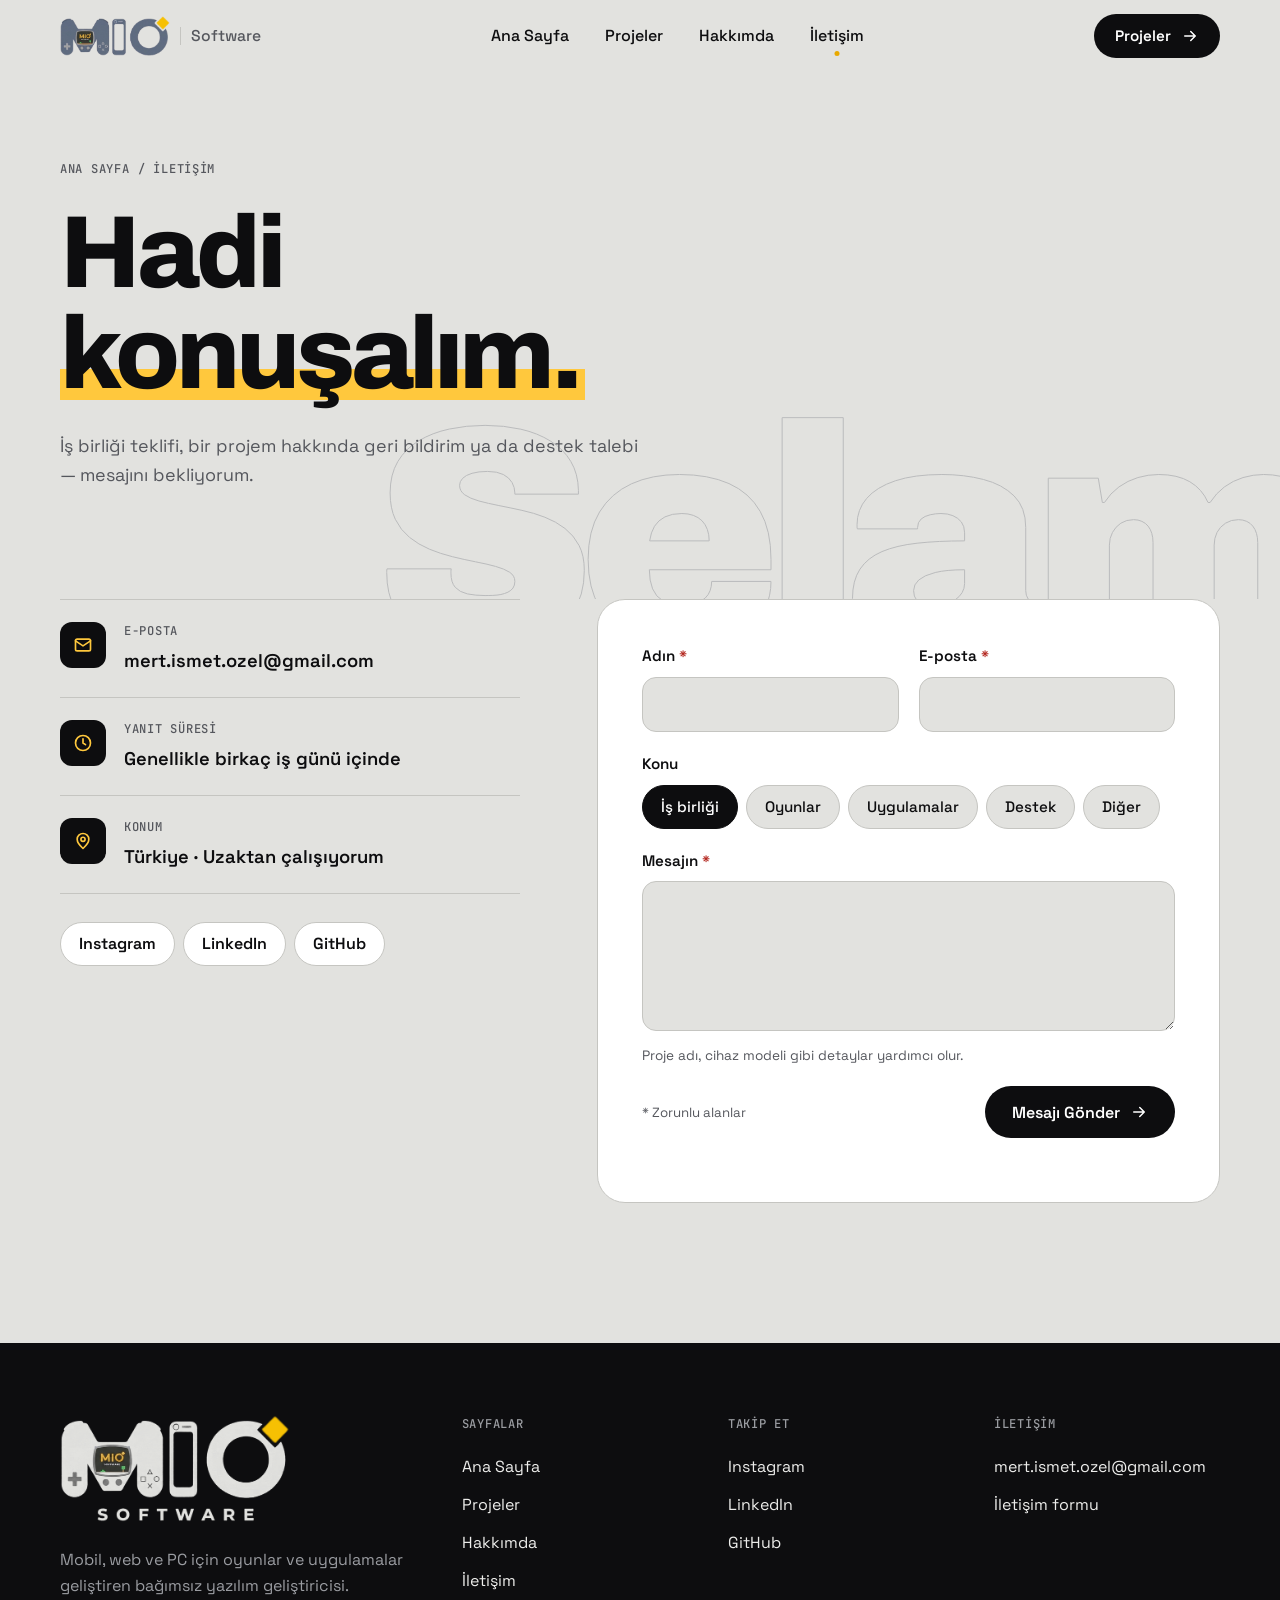
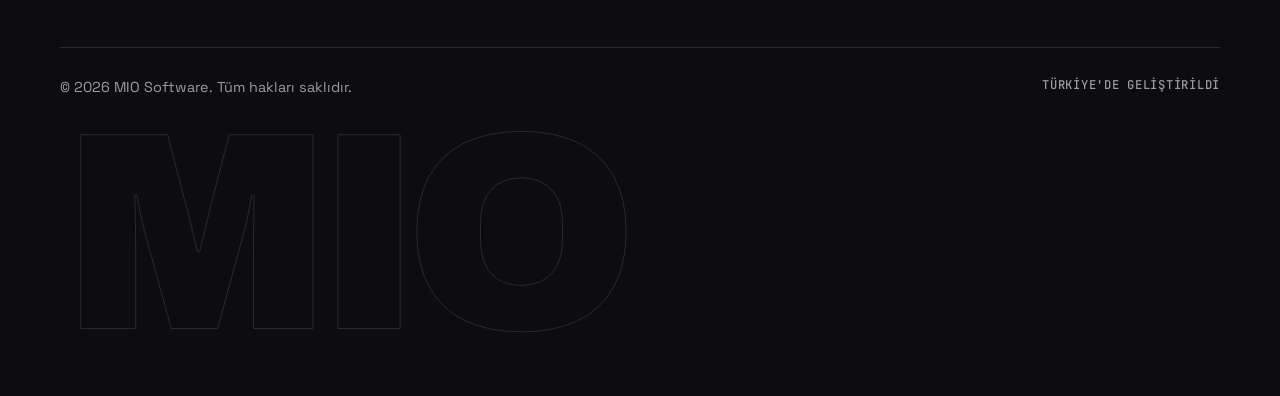
<file: iletisim.html>
<!doctype html>
<html lang="tr" class="no-js">
<head>
  <meta charset="utf-8">
  <meta name="viewport" content="width=device-width, initial-scale=1">
  <title>İletişim — MIO Software</title>
  <meta name="description" content="MIO Software ile iletişime geç: iş birliği, geri bildirim ve destek talepleri için bana yaz.">
  <meta name="theme-color" content="#0D0D0F">
  <meta property="og:type" content="website">
  <meta property="og:title" content="İletişim — MIO Software">
  <meta property="og:image" content="https://miosoftware.com.tr/assets/img/og-image.jpg">
  <link rel="canonical" href="https://miosoftware.com.tr/iletisim.html">
  <meta property="og:url" content="https://miosoftware.com.tr/iletisim.html">
  <meta property="og:site_name" content="MIO Software">
  <meta property="og:locale" content="tr_TR">
  <meta property="og:description" content="İş birliği, geri bildirim ve destek talepleri için MIO Software'e yaz.">
  <meta name="twitter:card" content="summary_large_image">
  <link rel="icon" href="assets/img/favicon.svg" type="image/svg+xml">
  <link rel="apple-touch-icon" href="assets/img/logo-mark.png">
  <link rel="preconnect" href="https://fonts.googleapis.com">
  <link rel="preconnect" href="https://fonts.gstatic.com" crossorigin>
  <link href="https://fonts.googleapis.com/css2?family=Archivo:wght@500;700;800;900&family=JetBrains+Mono:wght@500;600&family=Space+Grotesk:wght@400;500;600&display=swap" rel="stylesheet">
  <link rel="stylesheet" href="assets/css/style.css">
  <script>document.documentElement.classList.replace("no-js", "js");</script>
</head>
<body>
  <a class="skip" href="#main">İçeriğe geç</a>
  <div class="curtain" aria-hidden="true"><span class="curtain-logo"><img src="assets/img/logo-light-mark.png" alt="" width="131" height="48"></span></div>

  <header class="header">
    <div class="container header-inner">
      <a href="index.html" class="logo" aria-label="MIO Software ana sayfa"><img class="logo-img logo-img--dark" src="assets/img/logo-mark.png" alt="" width="109" height="40"><img class="logo-img logo-img--light" src="assets/img/logo-light-mark.png" alt="" width="109" height="40"><small>Software</small></a>
      <nav class="nav" aria-label="Ana menü">
        <a href="index.html">Ana Sayfa</a>
        <a href="index.html#projeler">Projeler</a>
        <a href="hakkimda.html">Hakkımda</a>
        <a href="iletisim.html" aria-current="page">İletişim</a>
      </nav>
      <a href="index.html#projeler" class="btn btn--dark btn--sm header-cta">Projeler
        <svg viewBox="0 0 24 24" fill="none" stroke="currentColor" stroke-width="2" stroke-linecap="round" stroke-linejoin="round" aria-hidden="true"><path d="M5 12h14M13 6l6 6-6 6"/></svg>
      </a>
      <button class="menu-btn" type="button" aria-expanded="false" aria-controls="mobile-menu" aria-label="Menüyü aç"><span></span><span></span></button>
    </div>
  </header>

  <div class="mobile-menu" id="mobile-menu">
    <nav aria-label="Mobil menü">
      <a href="index.html">Ana Sayfa <span>01</span></a>
      <a href="index.html#projeler">Projeler <span>02</span></a>
      <a href="hakkimda.html">Hakkımda <span>03</span></a>
      <a href="iletisim.html" aria-current="page">İletişim <span>04</span></a>
    </nav>
    <p class="mobile-menu-foot mono">Oyun &amp; Uygulama Geliştiricisi — <a href="mailto:mert.ismet.ozel@gmail.com">mert.ismet.ozel@gmail.com</a></p>
  </div>

  <main id="main">
    <section class="page-hero" aria-labelledby="contact-title">
      <div class="bg-word" aria-hidden="true" data-parallax="0.12">Selam</div>
      <div class="container" style="position:relative">
        <nav class="breadcrumb mono" aria-label="Sayfa yolu" data-reveal><a href="index.html">Ana Sayfa</a><span aria-hidden="true">/</span><span aria-current="page">İletişim</span></nav>
        <h1 id="contact-title" class="display">
          <span class="line"><span>Hadi</span></span>
          <span class="line"><span><span class="hl">konuşalım.</span></span></span>
        </h1>
        <p class="lead" data-reveal style="--i:3">İş birliği teklifi, bir projem hakkında geri bildirim ya da destek talebi — mesajını bekliyorum.</p>
      </div>
    </section>

    <section class="section" style="padding-top:0" aria-label="İletişim bilgileri ve form">
      <div class="container contact-grid">
        <div>
          <ul class="info-list">
            <li class="info-item" data-reveal style="--i:0">
              <span class="info-icon"><svg viewBox="0 0 24 24" fill="none" stroke="currentColor" stroke-width="2" stroke-linecap="round" stroke-linejoin="round" aria-hidden="true"><rect x="3" y="5" width="18" height="14" rx="2"/><path d="m3 7 9 6 9-6"/></svg></span>
              <div><span class="mono">E-posta</span><a href="mailto:mert.ismet.ozel@gmail.com">mert.ismet.ozel@gmail.com</a></div>
            </li>
            <li class="info-item" data-reveal style="--i:1">
              <span class="info-icon"><svg viewBox="0 0 24 24" fill="none" stroke="currentColor" stroke-width="2" stroke-linecap="round" stroke-linejoin="round" aria-hidden="true"><circle cx="12" cy="12" r="9"/><path d="M12 7v5l3 2"/></svg></span>
              <div><span class="mono">Yanıt süresi</span><strong>Genellikle birkaç iş günü içinde</strong></div>
            </li>
            <li class="info-item" data-reveal style="--i:2">
              <span class="info-icon"><svg viewBox="0 0 24 24" fill="none" stroke="currentColor" stroke-width="2" stroke-linecap="round" stroke-linejoin="round" aria-hidden="true"><path d="M12 21s-7-6.2-7-11a7 7 0 0 1 14 0c0 4.8-7 11-7 11Z"/><circle cx="12" cy="10" r="2.5"/></svg></span>
              <div><span class="mono">Konum</span><strong>Türkiye · Uzaktan çalışıyorum</strong></div>
            </li>
          </ul>
          <div class="socials" data-reveal style="--i:3">
            <a href="https://www.instagram.com/mio.software/" target="_blank" rel="noopener">Instagram</a>
            <a href="https://www.linkedin.com/in/mert-%C3%B6zel-674987365/" target="_blank" rel="noopener">LinkedIn</a>
            <a href="https://github.com/codermert23" target="_blank" rel="noopener">GitHub</a>
          </div>
        </div>

        <!--
          Form gönderimi:
          - data-endpoint boşsa: kullanıcının e-posta uygulaması açılır (mailto).
          - Formspree vb. kullanmak için: data-endpoint="https://formspree.io/f/XXXXXXX"
        -->
        <form class="form" id="contact-form" novalidate data-reveal="scale" data-endpoint="" data-email="mert.ismet.ozel@gmail.com">
          <div class="form-row">
            <div class="field">
              <label for="f-name">Adın <span class="req" aria-hidden="true">*</span></label>
              <input id="f-name" name="name" type="text" autocomplete="name" required aria-describedby="e-name">
              <p class="field-error" id="e-name" role="alert"></p>
            </div>
            <div class="field">
              <label for="f-email">E-posta <span class="req" aria-hidden="true">*</span></label>
              <input id="f-email" name="email" type="email" inputmode="email" autocomplete="email" required aria-describedby="e-email">
              <p class="field-error" id="e-email" role="alert"></p>
            </div>
          </div>

          <fieldset class="field">
            <legend>Konu</legend>
            <div class="topics">
              <label><input type="radio" name="topic" value="İş birliği" checked><span>İş birliği</span></label>
              <label><input type="radio" name="topic" value="Oyun"><span>Oyunlar</span></label>
              <label><input type="radio" name="topic" value="Uygulama"><span>Uygulamalar</span></label>
              <label><input type="radio" name="topic" value="Destek"><span>Destek</span></label>
              <label><input type="radio" name="topic" value="Diğer"><span>Diğer</span></label>
            </div>
          </fieldset>

          <div class="field">
            <label for="f-message">Mesajın <span class="req" aria-hidden="true">*</span></label>
            <textarea id="f-message" name="message" required aria-describedby="h-message e-message"></textarea>
            <p class="field-hint" id="h-message">Proje adı, cihaz modeli gibi detaylar yardımcı olur.</p>
            <p class="field-error" id="e-message" role="alert"></p>
          </div>

          <!-- bot tuzağı -->
          <div class="sr-only" aria-hidden="true"><label for="f-website">Web siteniz</label><input id="f-website" name="website" type="text" tabindex="-1" autocomplete="off"></div>

          <div class="form-foot">
            <small>* Zorunlu alanlar</small>
            <button type="submit" class="btn btn--dark">Mesajı Gönder
              <span class="spinner" aria-hidden="true"></span>
              <svg class="btn-arrow" viewBox="0 0 24 24" fill="none" stroke="currentColor" stroke-width="2" stroke-linecap="round" stroke-linejoin="round" aria-hidden="true"><path d="M5 12h14M13 6l6 6-6 6"/></svg>
            </button>
          </div>
          <p class="form-status" role="status" aria-live="polite"></p>

          <div class="form-success" aria-live="polite">
            <span class="success-mark"><svg viewBox="0 0 24 24" fill="none" stroke="currentColor" stroke-width="2.6" stroke-linecap="round" stroke-linejoin="round" aria-hidden="true"><path d="m5 12 5 5 9-10"/></svg></span>
            <h3>Teşekkürler!</h3>
            <p>Mesajın hazır. En kısa sürede sana dönüş yapacağım.</p>
            <button type="button" class="btn btn--yellow">Yeni mesaj yaz</button>
          </div>
        </form>
      </div>
    </section>
  </main>

  <footer class="footer dark">
    <div class="container">
      <div class="footer-cols">
        <div>
          <a href="index.html" class="footer-logo" aria-label="MIO Software ana sayfa"><img src="assets/img/logo-light.png" alt="MIO Software" width="230" height="107" loading="lazy" decoding="async"></a>
          <p class="footer-about">Mobil, web ve PC için oyunlar ve uygulamalar geliştiren bağımsız yazılım geliştiricisi.</p>
        </div>
        <div>
          <h4>Sayfalar</h4>
          <ul>
            <li><a class="footer-link" href="index.html">Ana Sayfa</a></li>
            <li><a class="footer-link" href="index.html#projeler">Projeler</a></li>
            <li><a class="footer-link" href="hakkimda.html">Hakkımda</a></li>
            <li><a class="footer-link" href="iletisim.html">İletişim</a></li>
          </ul>
        </div>
        <div>
          <h4>Takip Et</h4>
          <ul>
            <li><a class="footer-link" href="https://www.instagram.com/mio.software/" target="_blank" rel="noopener">Instagram</a></li>
            <li><a class="footer-link" href="https://www.linkedin.com/in/mert-%C3%B6zel-674987365/" target="_blank" rel="noopener">LinkedIn</a></li>
            <li><a class="footer-link" href="https://github.com/codermert23" target="_blank" rel="noopener">GitHub</a></li>
          </ul>
        </div>
        <div>
          <h4>İletişim</h4>
          <ul>
            <li><a class="footer-link" href="mailto:mert.ismet.ozel@gmail.com">mert.ismet.ozel@gmail.com</a></li>
            <li><a class="footer-link" href="iletisim.html">İletişim formu</a></li>
          </ul>
        </div>
      </div>
      <div class="footer-bottom">
        <span>© <span data-year>2026</span> MIO Software. Tüm hakları saklıdır.</span>
        <span class="mono">Türkiye'de geliştirildi</span>
      </div>
      <div class="footer-word" aria-hidden="true" data-parallax="-0.06">MIO</div>
    </div>
  </footer>

  <script src="assets/js/main.js" defer></script>
</body>
</html>
</file>
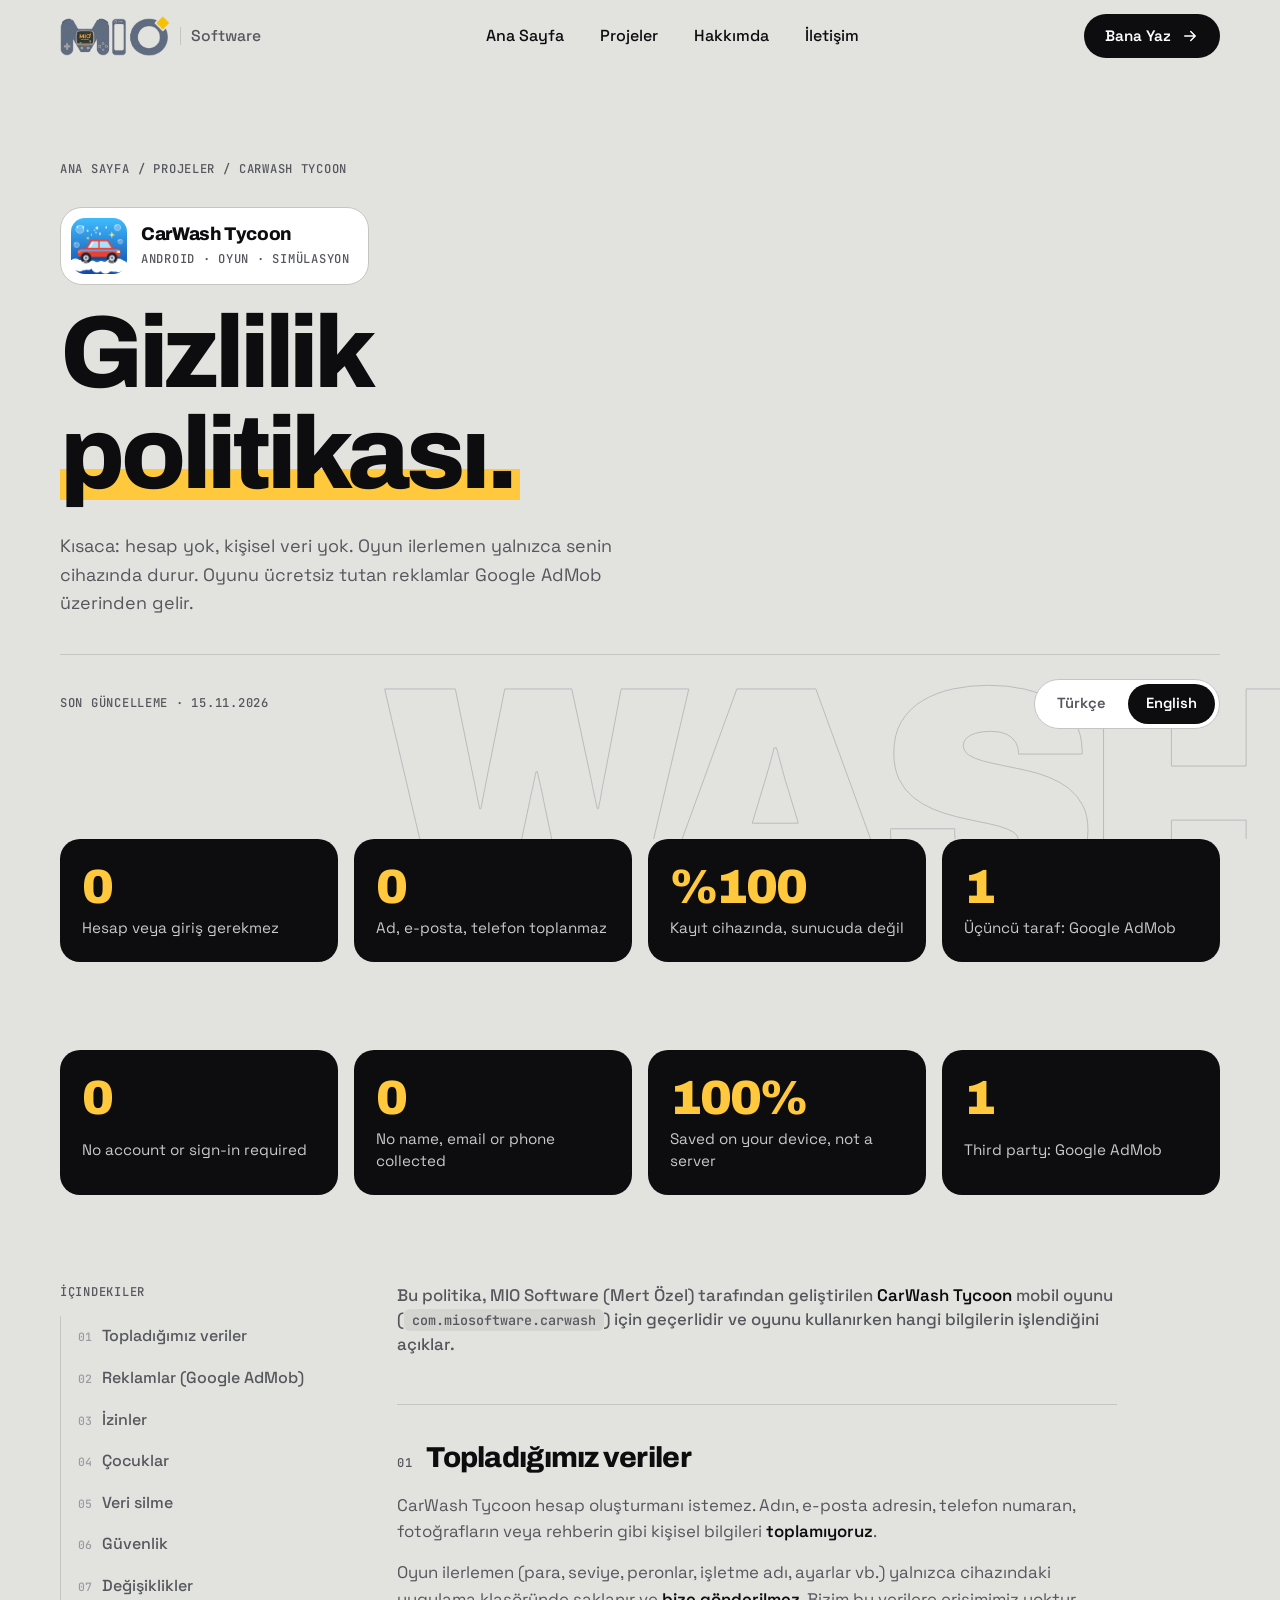
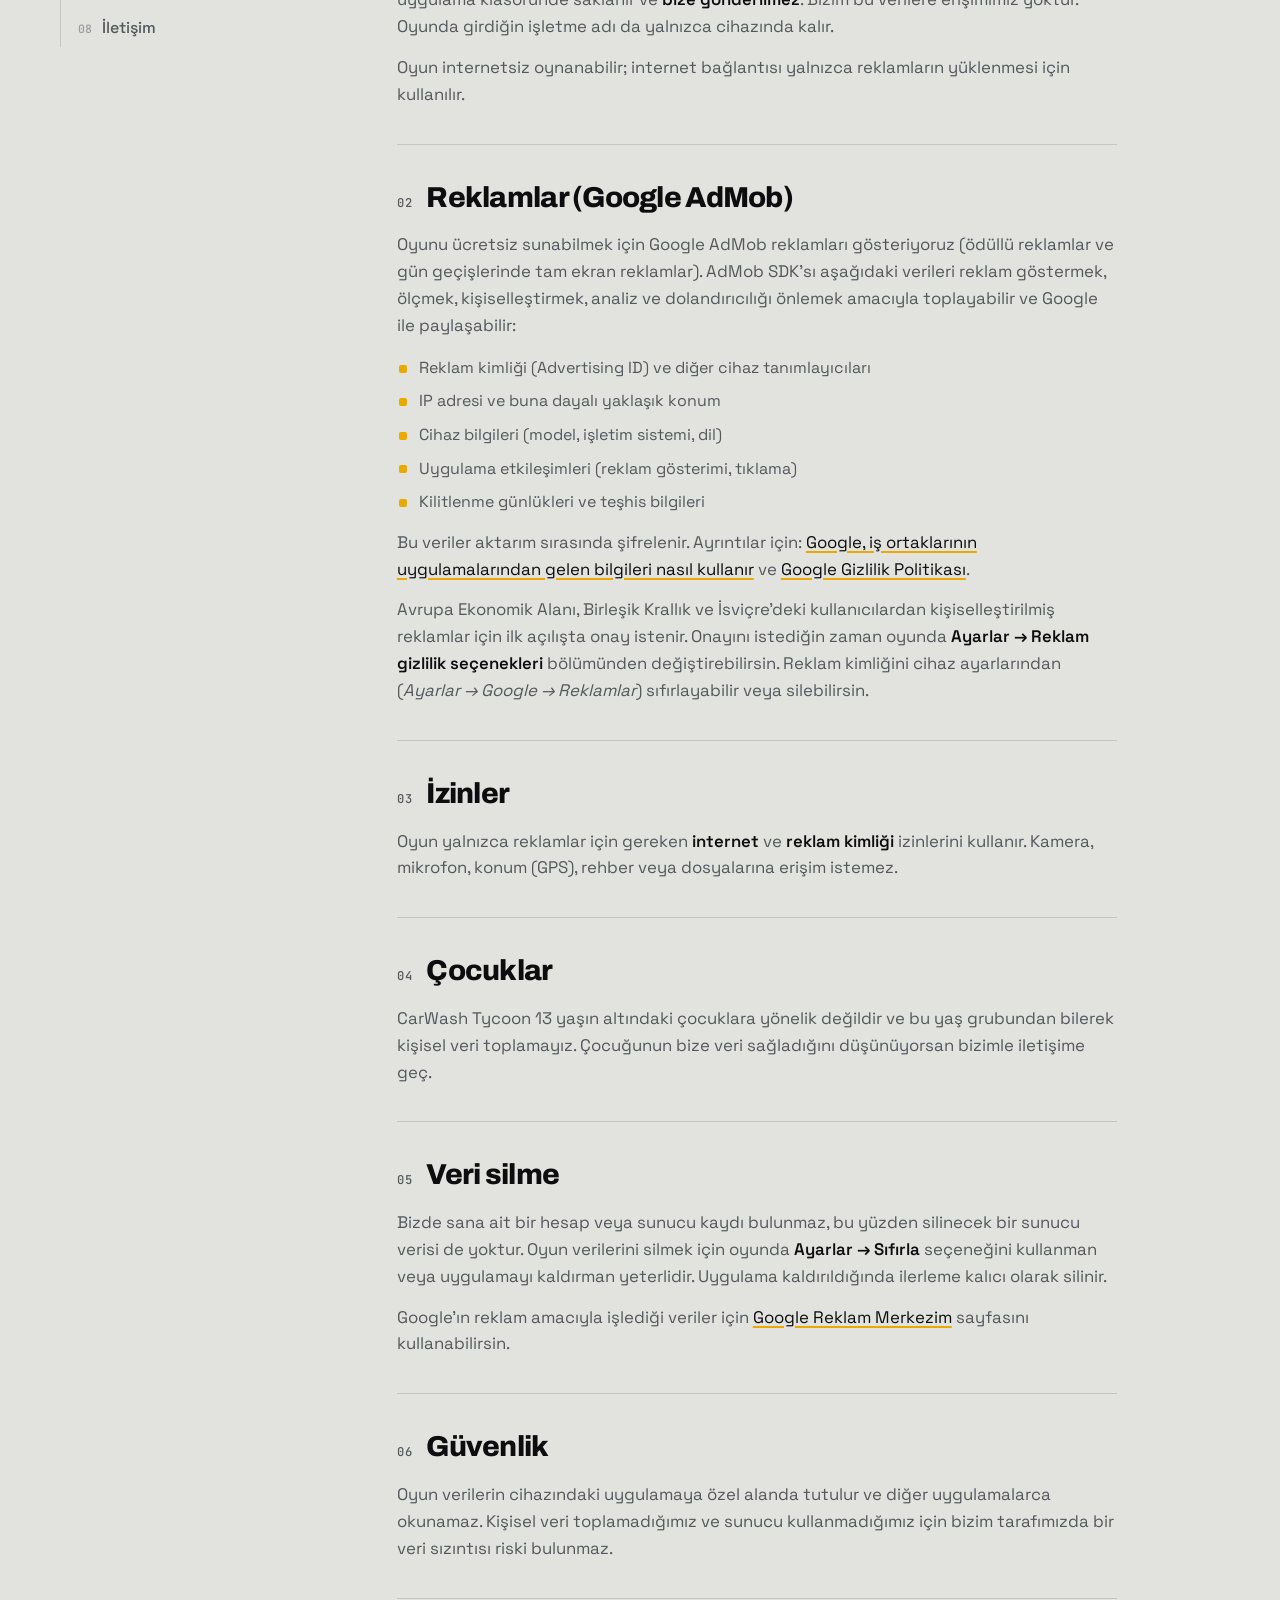
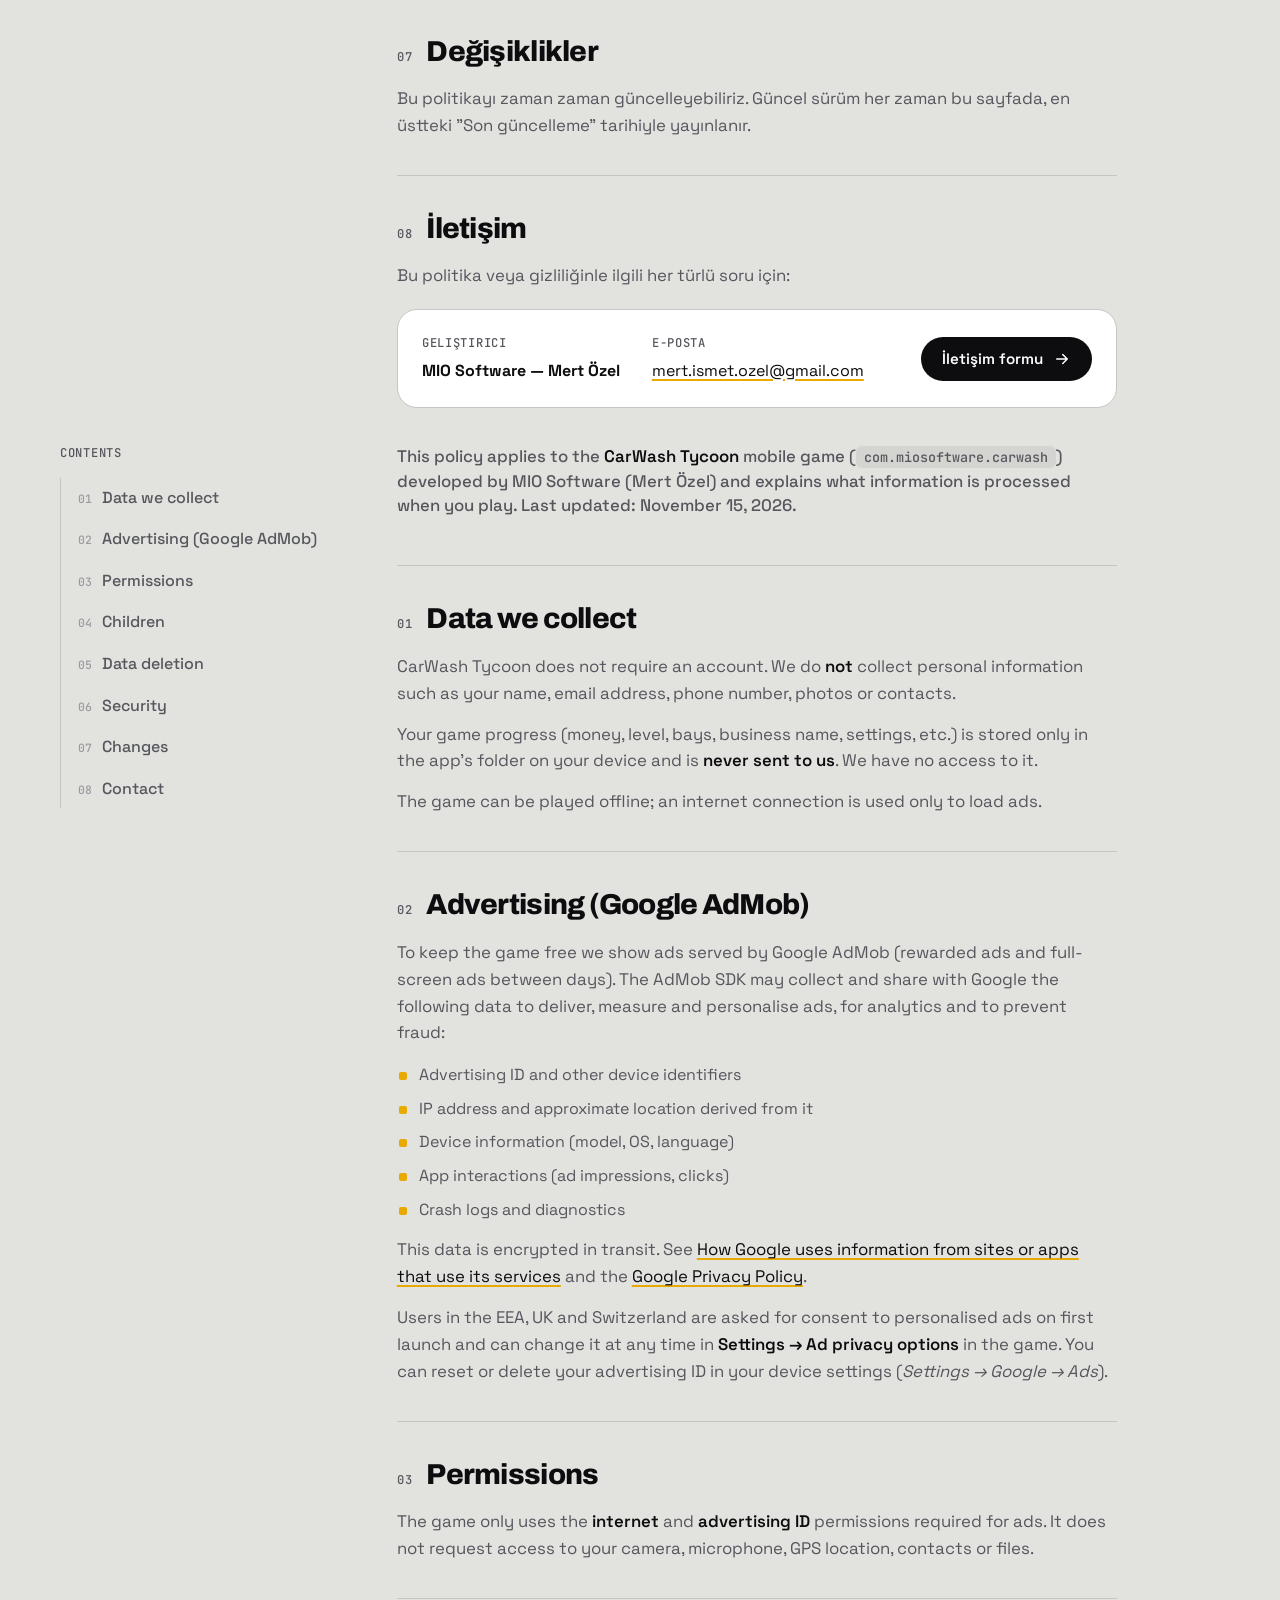
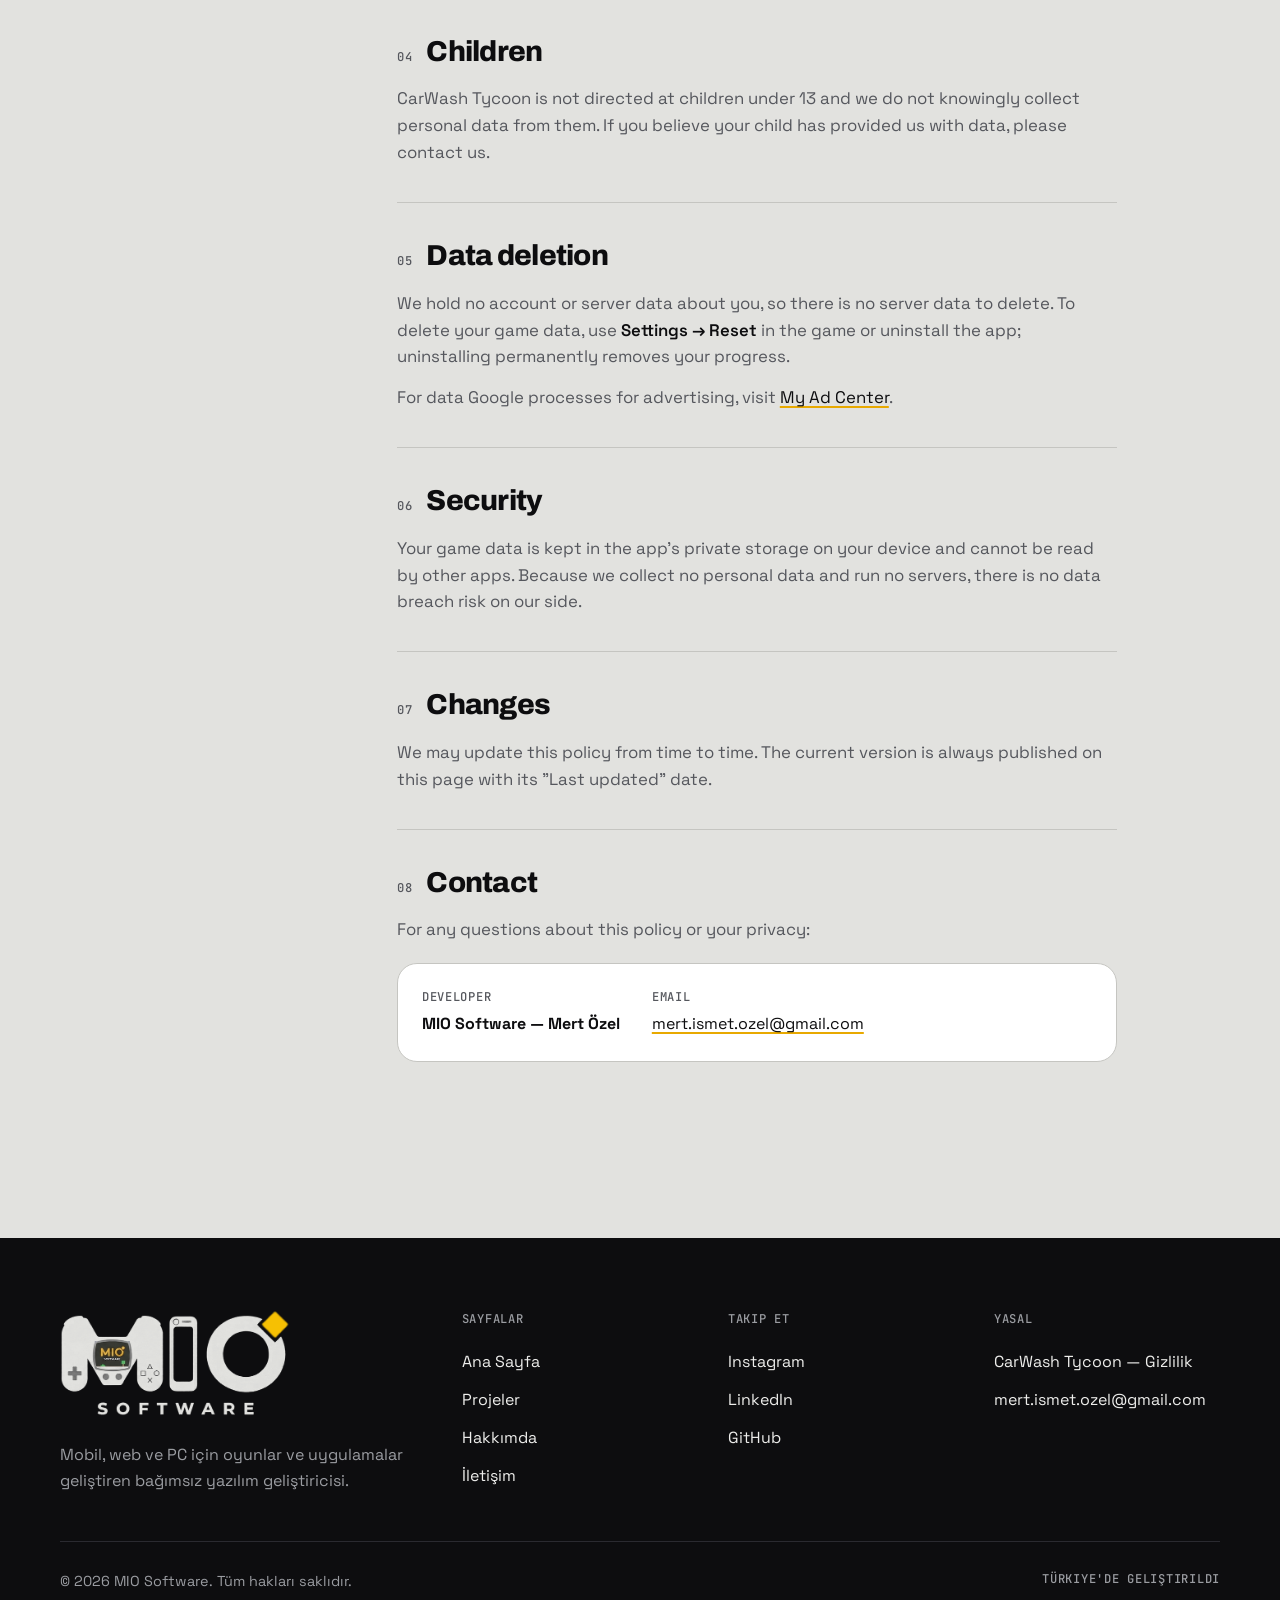
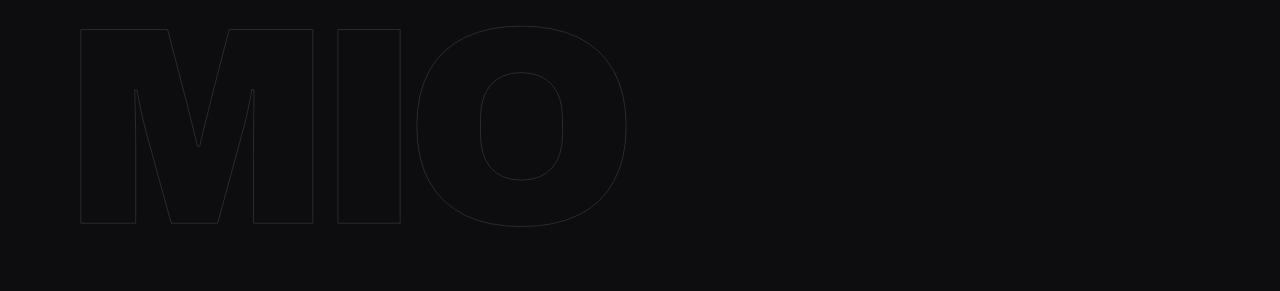
<file: carwash-tycoon/gizlilik.html>
<!doctype html>
<html lang="tr" class="no-js">
<head>
  <meta charset="utf-8">
  <meta name="viewport" content="width=device-width, initial-scale=1">
  <title>CarWash Tycoon — Gizlilik Politikası · MIO Software</title>
  <meta name="description" content="CarWash Tycoon gizlilik politikası: hangi verilerin toplandığı, Google AdMob reklamları, çocuklar, veri silme ve iletişim. Privacy policy in English included.">
  <meta name="theme-color" content="#0D0D0F">
  <meta property="og:type" content="article">
  <meta property="og:title" content="CarWash Tycoon — Gizlilik Politikası">
  <meta property="og:description" content="Hesap yok, kişisel veri yok. Oyun ilerlemen yalnızca cihazında saklanır.">
  <meta property="og:image" content="https://miosoftware.com.tr/assets/img/og-image.jpg">
  <link rel="canonical" href="https://miosoftware.com.tr/carwash-tycoon/gizlilik.html">
  <meta property="og:url" content="https://miosoftware.com.tr/carwash-tycoon/gizlilik.html">
  <meta property="og:site_name" content="MIO Software">
  <meta property="og:locale" content="tr_TR">
  <meta property="og:locale:alternate" content="en_US">
  <meta name="twitter:card" content="summary_large_image">
  <link rel="icon" href="../assets/img/favicon.svg" type="image/svg+xml">
  <link rel="apple-touch-icon" href="../assets/img/logo-mark.png">
  <link rel="preconnect" href="https://fonts.googleapis.com">
  <link rel="preconnect" href="https://fonts.gstatic.com" crossorigin>
  <link href="https://fonts.googleapis.com/css2?family=Archivo:wght@500;700;800;900&family=JetBrains+Mono:wght@500;600&family=Space+Grotesk:wght@400;500;600&display=swap" rel="stylesheet">
  <link rel="stylesheet" href="../assets/css/style.css">
  <script>document.documentElement.classList.replace("no-js", "js");</script>
</head>
<body>
  <a class="skip" href="#main">İçeriğe geç</a>
  <div class="curtain" aria-hidden="true"><span class="curtain-logo"><img src="../assets/img/logo-light-mark.png" alt="" width="131" height="48"></span></div>

  <header class="header">
    <div class="container header-inner">
      <a href="../index.html" class="logo" aria-label="MIO Software ana sayfa"><img class="logo-img logo-img--dark" src="../assets/img/logo-mark.png" alt="" width="109" height="40"><img class="logo-img logo-img--light" src="../assets/img/logo-light-mark.png" alt="" width="109" height="40"><small>Software</small></a>
      <nav class="nav" aria-label="Ana menü">
        <a href="../index.html">Ana Sayfa</a>
        <a href="../index.html#projeler">Projeler</a>
        <a href="../hakkimda.html">Hakkımda</a>
        <a href="../iletisim.html">İletişim</a>
      </nav>
      <a href="../iletisim.html" class="btn btn--dark btn--sm header-cta">Bana Yaz
        <svg viewBox="0 0 24 24" fill="none" stroke="currentColor" stroke-width="2" stroke-linecap="round" stroke-linejoin="round" aria-hidden="true"><path d="M5 12h14M13 6l6 6-6 6"/></svg>
      </a>
      <button class="menu-btn" type="button" aria-expanded="false" aria-controls="mobile-menu" aria-label="Menüyü aç"><span></span><span></span></button>
    </div>
  </header>

  <div class="mobile-menu" id="mobile-menu">
    <nav aria-label="Mobil menü">
      <a href="../index.html">Ana Sayfa <span>01</span></a>
      <a href="../index.html#projeler">Projeler <span>02</span></a>
      <a href="../hakkimda.html">Hakkımda <span>03</span></a>
      <a href="../iletisim.html">İletişim <span>04</span></a>
    </nav>
    <p class="mobile-menu-foot mono">Oyun &amp; Uygulama Geliştiricisi — <a href="mailto:mert.ismet.ozel@gmail.com">mert.ismet.ozel@gmail.com</a></p>
  </div>

  <main id="main">
    <!-- ============ PAGE HERO ============ -->
    <section class="page-hero policy-hero" aria-labelledby="policy-title">
      <div class="bg-word" aria-hidden="true" data-parallax="0.12">WASH</div>
      <div class="container" style="position:relative">
        <nav class="breadcrumb mono" aria-label="Sayfa yolu" data-reveal><a href="../index.html">Ana Sayfa</a><span aria-hidden="true">/</span><a href="../index.html#projeler">Projeler</a><span aria-hidden="true">/</span><span aria-current="page">CarWash Tycoon</span></nav>
        <div class="policy-app" data-reveal style="--i:1">
          <img src="../assets/img/projects/carwash-tycoon/icon.png" alt="CarWash Tycoon uygulama ikonu" width="72" height="72">
          <div>
            <b>CarWash Tycoon</b>
            <span class="mono muted">Android · Oyun · Simülasyon</span>
          </div>
        </div>
        <h1 id="policy-title" class="display">
          <span class="line"><span>Gizlilik</span></span>
          <span class="line"><span><span class="hl">politikası.</span></span></span>
        </h1>
        <p class="lead" data-reveal style="--i:3">Kısaca: hesap yok, kişisel veri yok. Oyun ilerlemen yalnızca senin cihazında durur. Oyunu ücretsiz tutan reklamlar Google AdMob üzerinden gelir.</p>
        <div class="policy-meta" data-reveal style="--i:4">
          <span class="mono">Son güncelleme · 15.11.2026</span>
          <div class="lang-switch" role="group" aria-label="Dil / Language">
            <button type="button" data-lang="tr" aria-pressed="true">Türkçe</button>
            <button type="button" data-lang="en" aria-pressed="false" lang="en">English</button>
          </div>
        </div>
      </div>
    </section>

    <!-- ============ SUMMARY ============ -->
    <section class="section policy-section" aria-label="Özet">
      <div class="container">
        <ul class="policy-facts" data-lang-block="tr">
          <li data-reveal style="--i:0"><b>0</b><span>Hesap veya giriş gerekmez</span></li>
          <li data-reveal style="--i:1"><b>0</b><span>Ad, e-posta, telefon toplanmaz</span></li>
          <li data-reveal style="--i:2"><b>%100</b><span>Kayıt cihazında, sunucuda değil</span></li>
          <li data-reveal style="--i:3"><b>1</b><span>Üçüncü taraf: Google AdMob</span></li>
        </ul>
        <ul class="policy-facts" data-lang-block="en" lang="en" hidden>
          <li><b>0</b><span>No account or sign-in required</span></li>
          <li><b>0</b><span>No name, email or phone collected</span></li>
          <li><b>100%</b><span>Saved on your device, not a server</span></li>
          <li><b>1</b><span>Third party: Google AdMob</span></li>
        </ul>

        <!-- ============ TÜRKÇE ============ -->
        <div class="policy" data-lang-block="tr">
          <nav class="policy-toc" aria-label="İçindekiler">
            <span class="mono muted">İçindekiler</span>
            <ol>
              <li><a href="#tr-veriler">Topladığımız veriler</a></li>
              <li><a href="#tr-reklam">Reklamlar (Google AdMob)</a></li>
              <li><a href="#tr-izinler">İzinler</a></li>
              <li><a href="#tr-cocuklar">Çocuklar</a></li>
              <li><a href="#tr-silme">Veri silme</a></li>
              <li><a href="#tr-guvenlik">Güvenlik</a></li>
              <li><a href="#tr-degisiklik">Değişiklikler</a></li>
              <li><a href="#tr-iletisim">İletişim</a></li>
            </ol>
          </nav>
          <article class="policy-body">
            <p class="policy-intro">Bu politika, MIO Software (Mert Özel) tarafından geliştirilen <strong>CarWash Tycoon</strong> mobil oyunu (<span class="mono">com.miosoftware.carwash</span>) için geçerlidir ve oyunu kullanırken hangi bilgilerin işlendiğini açıklar.</p>

            <section id="tr-veriler">
              <h2><span class="mono">01</span>Topladığımız veriler</h2>
              <p>CarWash Tycoon hesap oluşturmanı istemez. Adın, e-posta adresin, telefon numaran, fotoğrafların veya rehberin gibi kişisel bilgileri <strong>toplamıyoruz</strong>.</p>
              <p>Oyun ilerlemen (para, seviye, peronlar, işletme adı, ayarlar vb.) yalnızca cihazındaki uygulama klasöründe saklanır ve <strong>bize gönderilmez</strong>. Bizim bu verilere erişimimiz yoktur. Oyunda girdiğin işletme adı da yalnızca cihazında kalır.</p>
              <p>Oyun internetsiz oynanabilir; internet bağlantısı yalnızca reklamların yüklenmesi için kullanılır.</p>
            </section>

            <section id="tr-reklam">
              <h2><span class="mono">02</span>Reklamlar (Google AdMob)</h2>
              <p>Oyunu ücretsiz sunabilmek için Google AdMob reklamları gösteriyoruz (ödüllü reklamlar ve gün geçişlerinde tam ekran reklamlar). AdMob SDK'sı aşağıdaki verileri reklam göstermek, ölçmek, kişiselleştirmek, analiz ve dolandırıcılığı önlemek amacıyla toplayabilir ve Google ile paylaşabilir:</p>
              <ul class="policy-list">
                <li>Reklam kimliği (Advertising ID) ve diğer cihaz tanımlayıcıları</li>
                <li>IP adresi ve buna dayalı yaklaşık konum</li>
                <li>Cihaz bilgileri (model, işletim sistemi, dil)</li>
                <li>Uygulama etkileşimleri (reklam gösterimi, tıklama)</li>
                <li>Kilitlenme günlükleri ve teşhis bilgileri</li>
              </ul>
              <p>Bu veriler aktarım sırasında şifrelenir. Ayrıntılar için: <a href="https://policies.google.com/technologies/partner-sites" target="_blank" rel="noopener">Google, iş ortaklarının uygulamalarından gelen bilgileri nasıl kullanır</a> ve <a href="https://policies.google.com/privacy" target="_blank" rel="noopener">Google Gizlilik Politikası</a>.</p>
              <p>Avrupa Ekonomik Alanı, Birleşik Krallık ve İsviçre'deki kullanıcılardan kişiselleştirilmiş reklamlar için ilk açılışta onay istenir. Onayını istediğin zaman oyunda <strong>Ayarlar → Reklam gizlilik seçenekleri</strong> bölümünden değiştirebilirsin. Reklam kimliğini cihaz ayarlarından (<em>Ayarlar → Google → Reklamlar</em>) sıfırlayabilir veya silebilirsin.</p>
            </section>

            <section id="tr-izinler">
              <h2><span class="mono">03</span>İzinler</h2>
              <p>Oyun yalnızca reklamlar için gereken <strong>internet</strong> ve <strong>reklam kimliği</strong> izinlerini kullanır. Kamera, mikrofon, konum (GPS), rehber veya dosyalarına erişim istemez.</p>
            </section>

            <section id="tr-cocuklar">
              <h2><span class="mono">04</span>Çocuklar</h2>
              <p>CarWash Tycoon 13 yaşın altındaki çocuklara yönelik değildir ve bu yaş grubundan bilerek kişisel veri toplamayız. Çocuğunun bize veri sağladığını düşünüyorsan bizimle iletişime geç.</p>
            </section>

            <section id="tr-silme">
              <h2><span class="mono">05</span>Veri silme</h2>
              <p>Bizde sana ait bir hesap veya sunucu kaydı bulunmaz, bu yüzden silinecek bir sunucu verisi de yoktur. Oyun verilerini silmek için oyunda <strong>Ayarlar → Sıfırla</strong> seçeneğini kullanman veya uygulamayı kaldırman yeterlidir. Uygulama kaldırıldığında ilerleme kalıcı olarak silinir.</p>
              <p>Google'ın reklam amacıyla işlediği veriler için <a href="https://myadcenter.google.com/" target="_blank" rel="noopener">Google Reklam Merkezim</a> sayfasını kullanabilirsin.</p>
            </section>

            <section id="tr-guvenlik">
              <h2><span class="mono">06</span>Güvenlik</h2>
              <p>Oyun verilerin cihazındaki uygulamaya özel alanda tutulur ve diğer uygulamalarca okunamaz. Kişisel veri toplamadığımız ve sunucu kullanmadığımız için bizim tarafımızda bir veri sızıntısı riski bulunmaz.</p>
            </section>

            <section id="tr-degisiklik">
              <h2><span class="mono">07</span>Değişiklikler</h2>
              <p>Bu politikayı zaman zaman güncelleyebiliriz. Güncel sürüm her zaman bu sayfada, en üstteki "Son güncelleme" tarihiyle yayınlanır.</p>
            </section>

            <section id="tr-iletisim">
              <h2><span class="mono">08</span>İletişim</h2>
              <p>Bu politika veya gizliliğinle ilgili her türlü soru için:</p>
              <div class="policy-contact">
                <div><span class="mono muted">Geliştirici</span><b>MIO Software — Mert Özel</b></div>
                <div><span class="mono muted">E-posta</span><a href="mailto:mert.ismet.ozel@gmail.com?subject=CarWash%20Tycoon%20-%20Gizlilik">mert.ismet.ozel@gmail.com</a></div>
                <a href="../iletisim.html" class="btn btn--dark btn--sm">İletişim formu
                  <svg viewBox="0 0 24 24" fill="none" stroke="currentColor" stroke-width="2" stroke-linecap="round" stroke-linejoin="round" aria-hidden="true"><path d="M5 12h14M13 6l6 6-6 6"/></svg>
                </a>
              </div>
            </section>
          </article>
        </div>

        <!-- ============ ENGLISH ============ -->
        <div class="policy" data-lang-block="en" lang="en" hidden>
          <nav class="policy-toc" aria-label="Contents">
            <span class="mono muted">Contents</span>
            <ol>
              <li><a href="#en-data">Data we collect</a></li>
              <li><a href="#en-ads">Advertising (Google AdMob)</a></li>
              <li><a href="#en-permissions">Permissions</a></li>
              <li><a href="#en-children">Children</a></li>
              <li><a href="#en-deletion">Data deletion</a></li>
              <li><a href="#en-security">Security</a></li>
              <li><a href="#en-changes">Changes</a></li>
              <li><a href="#en-contact">Contact</a></li>
            </ol>
          </nav>
          <article class="policy-body">
            <p class="policy-intro">This policy applies to the <strong>CarWash Tycoon</strong> mobile game (<span class="mono">com.miosoftware.carwash</span>) developed by MIO Software (Mert Özel) and explains what information is processed when you play. Last updated: November 15, 2026.</p>

            <section id="en-data">
              <h2><span class="mono">01</span>Data we collect</h2>
              <p>CarWash Tycoon does not require an account. We do <strong>not</strong> collect personal information such as your name, email address, phone number, photos or contacts.</p>
              <p>Your game progress (money, level, bays, business name, settings, etc.) is stored only in the app's folder on your device and is <strong>never sent to us</strong>. We have no access to it.</p>
              <p>The game can be played offline; an internet connection is used only to load ads.</p>
            </section>

            <section id="en-ads">
              <h2><span class="mono">02</span>Advertising (Google AdMob)</h2>
              <p>To keep the game free we show ads served by Google AdMob (rewarded ads and full-screen ads between days). The AdMob SDK may collect and share with Google the following data to deliver, measure and personalise ads, for analytics and to prevent fraud:</p>
              <ul class="policy-list">
                <li>Advertising ID and other device identifiers</li>
                <li>IP address and approximate location derived from it</li>
                <li>Device information (model, OS, language)</li>
                <li>App interactions (ad impressions, clicks)</li>
                <li>Crash logs and diagnostics</li>
              </ul>
              <p>This data is encrypted in transit. See <a href="https://policies.google.com/technologies/partner-sites" target="_blank" rel="noopener">How Google uses information from sites or apps that use its services</a> and the <a href="https://policies.google.com/privacy" target="_blank" rel="noopener">Google Privacy Policy</a>.</p>
              <p>Users in the EEA, UK and Switzerland are asked for consent to personalised ads on first launch and can change it at any time in <strong>Settings → Ad privacy options</strong> in the game. You can reset or delete your advertising ID in your device settings (<em>Settings → Google → Ads</em>).</p>
            </section>

            <section id="en-permissions">
              <h2><span class="mono">03</span>Permissions</h2>
              <p>The game only uses the <strong>internet</strong> and <strong>advertising ID</strong> permissions required for ads. It does not request access to your camera, microphone, GPS location, contacts or files.</p>
            </section>

            <section id="en-children">
              <h2><span class="mono">04</span>Children</h2>
              <p>CarWash Tycoon is not directed at children under 13 and we do not knowingly collect personal data from them. If you believe your child has provided us with data, please contact us.</p>
            </section>

            <section id="en-deletion">
              <h2><span class="mono">05</span>Data deletion</h2>
              <p>We hold no account or server data about you, so there is no server data to delete. To delete your game data, use <strong>Settings → Reset</strong> in the game or uninstall the app; uninstalling permanently removes your progress.</p>
              <p>For data Google processes for advertising, visit <a href="https://myadcenter.google.com/" target="_blank" rel="noopener">My Ad Center</a>.</p>
            </section>

            <section id="en-security">
              <h2><span class="mono">06</span>Security</h2>
              <p>Your game data is kept in the app's private storage on your device and cannot be read by other apps. Because we collect no personal data and run no servers, there is no data breach risk on our side.</p>
            </section>

            <section id="en-changes">
              <h2><span class="mono">07</span>Changes</h2>
              <p>We may update this policy from time to time. The current version is always published on this page with its "Last updated" date.</p>
            </section>

            <section id="en-contact">
              <h2><span class="mono">08</span>Contact</h2>
              <p>For any questions about this policy or your privacy:</p>
              <div class="policy-contact">
                <div><span class="mono muted">Developer</span><b>MIO Software — Mert Özel</b></div>
                <div><span class="mono muted">Email</span><a href="mailto:mert.ismet.ozel@gmail.com?subject=CarWash%20Tycoon%20-%20Privacy">mert.ismet.ozel@gmail.com</a></div>
              </div>
            </section>
          </article>
        </div>
      </div>
    </section>
  </main>

  <footer class="footer dark">
    <div class="container">
      <div class="footer-cols">
        <div>
          <a href="../index.html" class="footer-logo" aria-label="MIO Software ana sayfa"><img src="../assets/img/logo-light.png" alt="MIO Software" width="230" height="107" loading="lazy" decoding="async"></a>
          <p class="footer-about">Mobil, web ve PC için oyunlar ve uygulamalar geliştiren bağımsız yazılım geliştiricisi.</p>
        </div>
        <div>
          <h4>Sayfalar</h4>
          <ul>
            <li><a class="footer-link" href="../index.html">Ana Sayfa</a></li>
            <li><a class="footer-link" href="../index.html#projeler">Projeler</a></li>
            <li><a class="footer-link" href="../hakkimda.html">Hakkımda</a></li>
            <li><a class="footer-link" href="../iletisim.html">İletişim</a></li>
          </ul>
        </div>
        <div>
          <h4>Takip Et</h4>
          <ul>
            <li><a class="footer-link" href="https://www.instagram.com/mio.software/" target="_blank" rel="noopener">Instagram</a></li>
            <li><a class="footer-link" href="https://www.linkedin.com/in/mert-%C3%B6zel-674987365/" target="_blank" rel="noopener">LinkedIn</a></li>
            <li><a class="footer-link" href="https://github.com/codermert23" target="_blank" rel="noopener">GitHub</a></li>
          </ul>
        </div>
        <div>
          <h4>Yasal</h4>
          <ul>
            <li><a class="footer-link" href="gizlilik.html">CarWash Tycoon — Gizlilik</a></li>
            <li><a class="footer-link" href="mailto:mert.ismet.ozel@gmail.com">mert.ismet.ozel@gmail.com</a></li>
          </ul>
        </div>
      </div>
      <div class="footer-bottom">
        <span>© <span data-year>2026</span> MIO Software. Tüm hakları saklıdır.</span>
        <span class="mono">Türkiye'de geliştirildi</span>
      </div>
      <div class="footer-word" aria-hidden="true" data-parallax="-0.06">MIO</div>
    </div>
  </footer>

  <script>
  (function () {
    var btns = document.querySelectorAll("[data-lang]");
    var blocks = document.querySelectorAll("[data-lang-block]");
    function set(lang) {
      blocks.forEach(function (b) { b.hidden = b.getAttribute("data-lang-block") !== lang; });
      btns.forEach(function (b) { b.setAttribute("aria-pressed", String(b.getAttribute("data-lang") === lang)); });
      document.documentElement.lang = lang;
      try { localStorage.setItem("policy-lang", lang); } catch (e) {}
    }
    btns.forEach(function (b) { b.addEventListener("click", function () { set(b.getAttribute("data-lang")); }); });
    var start = /^#en-|[?&]lang=en/.test(location.hash + location.search) ? "en" : null;
    if (!start) { try { start = localStorage.getItem("policy-lang"); } catch (e) {} }
    if (!start) start = (navigator.language || "tr").toLowerCase().indexOf("tr") === 0 ? "tr" : "en";
    set(start);
  })();
  </script>
  <script src="../assets/js/projects.js" defer></script>
  <script src="../assets/js/main.js" defer></script>
</body>
</html>
</file>
<file: assets/css/style.css>
/* =========================================================
   MIO Software — style.css
   Tasarım sistemi: design/DESIGN.md
   ========================================================= */

:root {
  --bg: #E2E2DF;
  --bg-2: #D4D4D0;
  --surface: #FFFFFF;
  --silver: #C8C9CC;
  --silver-d: #9A9CA1;
  --ink: #0D0D0F;
  --ink-2: #1B1B1F;
  --ink-3: #2A2A30;
  --muted: #55575D;
  --line: #C5C5C1;
  --yellow: #FFC83D;
  --yellow-d: #E8A900;
  --error: #B3261E;

  --f-head: "Archivo", "Helvetica Neue", Arial, sans-serif;
  --f-body: "Space Grotesk", "Helvetica Neue", Arial, sans-serif;
  --f-mono: "JetBrains Mono", ui-monospace, Consolas, monospace;

  --ease: cubic-bezier(.2, .7, .2, 1);
  --ease-in: cubic-bezier(.6, 0, .8, .2);
  --radius: 20px;
  --header-h: 72px;
}

/* ---------- Reset ---------- */
*, *::before, *::after { box-sizing: border-box; }
html { -webkit-text-size-adjust: 100%; scroll-behavior: smooth; scroll-padding-top: 90px; }
body {
  margin: 0;
  background: var(--bg);
  color: var(--ink);
  font-family: var(--f-body);
  font-size: 1rem;
  line-height: 1.6;
  -webkit-font-smoothing: antialiased;
  overflow-x: hidden;
}
img, svg { display: block; max-width: 100%; }
a { color: inherit; text-decoration: none; }
button { font: inherit; color: inherit; cursor: pointer; background: none; border: 0; padding: 0; }
ul { list-style: none; margin: 0; padding: 0; }
h1, h2, h3, p { margin: 0; }
:focus-visible { outline: 2px solid var(--ink); outline-offset: 3px; border-radius: 6px; }
.dark :focus-visible, .mobile-menu :focus-visible { outline-color: var(--yellow); }
::selection { background: var(--yellow); color: var(--ink); }

.container { width: 100%; max-width: 1240px; margin: 0 auto; padding: 0 clamp(16px, 4vw, 40px); }
.skip { position: absolute; left: -9999px; top: 0; }
.skip:focus { left: 16px; top: 16px; z-index: 300; background: var(--yellow); padding: 10px 16px; border-radius: 10px; font-weight: 600; }
.mono { font-family: var(--f-mono); font-size: .76rem; font-weight: 500; letter-spacing: .06em; text-transform: uppercase; }
.muted { color: var(--muted); }
.sr-only { position: absolute; width: 1px; height: 1px; overflow: hidden; clip: rect(0 0 0 0); white-space: nowrap; }

/* ---------- Page curtain (transition) ---------- */
.curtain {
  position: fixed; inset: 0; z-index: 250;
  background: var(--ink);
  display: grid; place-items: center;
  transform-origin: top;
  animation: curtainOut .7s var(--ease) .1s both;
  pointer-events: none;
}
.curtain-logo { display: block; animation: fadeOut .25s ease both; }
.curtain-logo img { height: 48px; width: auto; }
.is-leaving .curtain { transform-origin: bottom; animation: curtainIn .45s var(--ease-in) both; }
.is-leaving .curtain-logo { animation: none; opacity: 0; }
@keyframes curtainOut { from { transform: scaleY(1); } to { transform: scaleY(0); } }
@keyframes curtainIn { from { transform: scaleY(0); } to { transform: scaleY(1); } }
@keyframes fadeOut { to { opacity: 0; } }

/* ---------- Header ---------- */
.header {
  position: fixed; inset: 0 0 auto; z-index: 100;
  transition: background .3s, box-shadow .3s, transform .4s var(--ease);
}
.header.is-scrolled {
  background: rgba(226, 226, 223, .86);
  -webkit-backdrop-filter: saturate(1.4) blur(12px);
  backdrop-filter: saturate(1.4) blur(12px);
  box-shadow: 0 1px 0 var(--line);
}
.header.is-hidden { transform: translateY(-100%); }
.header-inner { display: flex; align-items: center; justify-content: space-between; gap: 16px; height: var(--header-h); }

.logo { display: inline-flex; align-items: center; gap: 10px; font-family: var(--f-head); font-weight: 800; font-size: 1.3rem; letter-spacing: -.02em; }
.logo small { font-family: var(--f-body); font-weight: 500; font-size: .98rem; color: var(--muted); letter-spacing: 0; }
.logo-img { height: 40px; width: auto; transition: transform .5s var(--ease); }
.logo:hover .logo-img { transform: translateY(-2px) rotate(-2deg); }
.logo-img--light { display: none; }
.menu-open .header .logo-img--dark { display: none; }
.menu-open .header .logo-img--light { display: block; }
.logo small { padding-left: 10px; border-left: 1px solid var(--line); line-height: 1.2; }
.menu-open .header .logo small { border-color: var(--ink-3); }

.nav { display: flex; align-items: center; gap: 4px; }
.nav a { position: relative; padding: 10px 16px; border-radius: 999px; font-weight: 500; transition: background .2s; }
.nav a:hover { background: var(--bg-2); }
.nav a[aria-current="page"]::after {
  content: ""; position: absolute; left: 50%; bottom: 3px;
  width: 5px; height: 5px; border-radius: 50%; background: var(--yellow-d); transform: translateX(-50%);
}

.menu-btn { display: none; width: 48px; height: 48px; border-radius: 50%; background: var(--ink); position: relative; z-index: 120; }
.menu-btn span { position: absolute; left: 15px; right: 15px; height: 2px; background: #fff; border-radius: 2px; transition: transform .35s var(--ease), top .35s var(--ease); }
.menu-btn span:first-child { top: 19px; }
.menu-btn span:last-child { top: 27px; }
.menu-open .menu-btn { background: var(--yellow); }
.menu-open .menu-btn span { background: var(--ink); top: 23px; }
.menu-open .menu-btn span:first-child { transform: rotate(45deg); }
.menu-open .menu-btn span:last-child { transform: rotate(-45deg); }

.mobile-menu {
  position: fixed; inset: 0; z-index: 110;
  background: var(--ink); color: #fff;
  padding: calc(var(--header-h) + 32px) clamp(16px, 6vw, 40px) 40px;
  display: flex; flex-direction: column; justify-content: space-between;
  clip-path: circle(0 at calc(100% - 44px) 36px);
  transition: clip-path .6s var(--ease);
  visibility: hidden;
}
.menu-open .mobile-menu { clip-path: circle(150% at calc(100% - 44px) 36px); visibility: visible; }
.menu-open .header .logo { color: #fff; }
.menu-open .header .logo small { color: var(--silver-d); }
.menu-open .header { z-index: 115; transform: none; background: transparent; box-shadow: none; -webkit-backdrop-filter: none; backdrop-filter: none; }
.mobile-menu nav { display: flex; flex-direction: column; }
.mobile-menu nav a {
  font-family: var(--f-head); font-weight: 800; font-size: clamp(2.2rem, 11vw, 3.6rem); letter-spacing: -.03em; line-height: 1.15;
  padding: 6px 0; border-bottom: 1px solid var(--ink-3);
  display: flex; justify-content: space-between; align-items: center;
  opacity: 0; transform: translateY(24px);
  transition: opacity .5s var(--ease), transform .5s var(--ease), color .2s;
}
.mobile-menu nav a span { font-family: var(--f-mono); font-size: .8rem; color: var(--silver-d); font-weight: 500; }
.mobile-menu nav a:hover, .mobile-menu nav a[aria-current="page"] { color: var(--yellow); }
.menu-open .mobile-menu nav a { opacity: 1; transform: none; }
.menu-open .mobile-menu nav a:nth-child(1) { transition-delay: .15s; }
.menu-open .mobile-menu nav a:nth-child(2) { transition-delay: .2s; }
.menu-open .mobile-menu nav a:nth-child(3) { transition-delay: .25s; }
.menu-open .mobile-menu nav a:nth-child(4) { transition-delay: .3s; }
.mobile-menu-foot { color: var(--silver-d); }
.mobile-menu-foot a { color: #fff; text-transform: none; letter-spacing: 0; }
.menu-open body { overflow: hidden; }

/* ---------- Buttons ---------- */
.btn {
  display: inline-flex; align-items: center; justify-content: center; gap: 10px;
  min-height: 52px; padding: 0 26px; border-radius: 999px;
  font-weight: 600; font-size: 1rem; white-space: nowrap;
  border: 1.5px solid transparent;
  position: relative; overflow: hidden; isolation: isolate;
  transition: transform .2s var(--ease), background-color .25s, color .25s, border-color .25s;
}
.btn svg { width: 18px; height: 18px; flex: none; transition: transform .35s var(--ease); }
.btn:hover svg { transform: translateX(4px); }
.btn:active { transform: scale(.97); }
.btn--sm { min-height: 44px; padding: 0 20px; font-size: .95rem; }
.btn--dark { background: var(--ink); color: #fff; }
.btn--dark::before {
  content: ""; position: absolute; inset: 0; z-index: -1;
  background: var(--yellow); border-radius: inherit;
  transform: translateY(101%); transition: transform .4s var(--ease);
}
.btn--dark:hover { color: var(--ink); }
.btn--dark:hover::before { transform: none; }
.btn--ghost { border-color: var(--ink); color: var(--ink); }
.btn--ghost:hover { background: var(--ink); color: #fff; }
.btn--yellow { background: var(--yellow); color: var(--ink); }
.btn--yellow:hover { background: #fff; }
.btn[disabled] { opacity: .6; pointer-events: none; }

/* ---------- Reveal ---------- */
.js [data-reveal] {
  opacity: 0; transform: translateY(26px);
  transition: opacity .8s var(--ease), transform .8s var(--ease);
  transition-delay: calc(var(--i, 0) * 80ms);
}
.js [data-reveal="left"] { transform: translateX(-30px); }
.js [data-reveal="scale"] { transform: scale(.94); }
.js [data-reveal].is-in { opacity: 1; transform: none; }

/* Paused animations (offscreen / hidden tab) */
.is-paused, .is-paused *, .tab-hidden * { animation-play-state: paused !important; }

/* ---------- Typography blocks ---------- */
.display {
  font-family: var(--f-head); font-weight: 800;
  font-size: clamp(2.7rem, 6.6vw, 5.8rem);
  line-height: .98; letter-spacing: -.04em;
}
.line { display: block; overflow: hidden; padding-bottom: .06em; margin-bottom: -.06em; }
.line > span { display: inline-block; }
.js .line > span { transform: translateY(108%); transition: transform 1s var(--ease); }
.js.is-loaded .line > span { transform: none; }
.line:nth-child(2) > span { transition-delay: .1s; }
.line:nth-child(3) > span { transition-delay: .2s; }
.outline { color: transparent; -webkit-text-stroke: 1.5px var(--ink); }
.hl { position: relative; z-index: 0; white-space: nowrap; }
.hl::after {
  content: ""; position: absolute; z-index: -1;
  left: -.05em; right: -.05em; bottom: .1em; height: .3em;
  background: var(--yellow);
  transform-origin: left; transition: transform .9s var(--ease) .9s;
}
.js .hl::after { transform: scaleX(0); }
.js.is-loaded .hl::after, .js .is-in .hl::after { transform: scaleX(1); }

.eyebrow {
  display: inline-flex; align-items: center; gap: 10px;
  padding: 8px 16px 8px 12px; border: 1px solid var(--line); border-radius: 999px;
  background: var(--surface);
}
.dot { width: 8px; height: 8px; border-radius: 50%; background: var(--yellow-d); position: relative; }
.dot::after { content: ""; position: absolute; inset: 0; border-radius: 50%; background: var(--yellow-d); animation: ping 2s var(--ease) infinite; }
@keyframes ping { 0% { transform: scale(1); opacity: .7; } 80%, 100% { transform: scale(3); opacity: 0; } }

.title {
  font-family: var(--f-head); font-weight: 800;
  font-size: clamp(2.1rem, 4.8vw, 3.8rem);
  line-height: 1.02; letter-spacing: -.035em;
}
.lead { font-size: clamp(1.05rem, 1.4vw, 1.2rem); color: var(--muted); max-width: 54ch; }
.dark .lead, .dark .muted { color: var(--silver-d); }

/* ---------- Sections ---------- */
.section { padding: clamp(80px, 12vw, 140px) 0; position: relative; }
.section-head { display: flex; justify-content: space-between; align-items: flex-end; gap: 24px; flex-wrap: wrap; margin-bottom: clamp(36px, 5vw, 56px); }
.section-head .mono { color: var(--muted); display: block; margin-bottom: 14px; }
.dark .section-head .mono { color: var(--silver-d); }
.dark { background: var(--ink); color: #EDEDEB; }

/* ---------- Hero ---------- */
.hero { position: relative; padding: calc(var(--header-h) + 56px) 0 72px; min-height: min(100svh, 1000px); display: flex; align-items: center; overflow: hidden; }
.hero-grid-bg {
  position: absolute; inset: 0; pointer-events: none;
  background-image: linear-gradient(var(--line) 1px, transparent 1px), linear-gradient(90deg, var(--line) 1px, transparent 1px);
  background-size: 64px 64px;
  -webkit-mask-image: radial-gradient(ellipse 70% 60% at 72% 45%, #000 0%, transparent 75%);
  mask-image: radial-gradient(ellipse 70% 60% at 72% 45%, #000 0%, transparent 75%);
  opacity: .7;
}
.hero-inner { position: relative; display: grid; grid-template-columns: 1.12fr .88fr; gap: 40px; align-items: center; width: 100%; }
.hero .display { margin: 26px 0 26px; }
.hero-actions { display: flex; flex-wrap: wrap; gap: 12px; margin-top: 34px; }
.hero-stats { display: flex; flex-wrap: wrap; gap: 20px 48px; margin-top: 56px; padding-top: 28px; border-top: 1px solid var(--line); }
.stat b { display: block; font-family: var(--f-head); font-weight: 800; font-size: 2.2rem; line-height: 1; letter-spacing: -.03em; }
.stat span { color: var(--muted); font-size: .92rem; }

/* Hero visual */
.hero-visual { position: relative; height: 580px; display: grid; place-items: center; }
.orbit { position: absolute; width: 470px; aspect-ratio: 1; border-radius: 50%; border: 1px dashed var(--silver-d); animation: spin 48s linear infinite; }
.orbit::before { content: ""; position: absolute; top: -7px; left: calc(50% - 7px); width: 14px; height: 14px; background: var(--yellow); border-radius: 3px; }
.orbit--2 { width: 330px; border-style: solid; border-color: var(--line); animation-duration: 30s; animation-direction: reverse; }
.orbit--2::before { background: var(--ink); width: 10px; height: 10px; top: -5px; left: calc(50% - 5px); border-radius: 50%; }
@keyframes spin { to { transform: rotate(360deg); } }

.phone {
  position: absolute; width: 250px; height: 512px; border-radius: 42px; padding: 10px;
  background: var(--ink);
  box-shadow: 0 50px 90px -40px rgba(13, 13, 15, .55), inset 0 0 0 2px #2E2E34;
}
.phone::before { content: ""; position: absolute; top: 20px; left: 50%; width: 78px; height: 22px; border-radius: 999px; background: var(--ink); transform: translateX(-50%); z-index: 5; }
.phone-screen { position: relative; width: 100%; height: 100%; border-radius: 33px; overflow: hidden; }
.phone--front { translate: 46px 18px; rotate: 5deg; z-index: 2; animation: floatA 7s ease-in-out infinite; }
.phone--back {
  translate: -92px -24px; rotate: -9deg; z-index: 1;
  background: linear-gradient(150deg, #E6E7E9, #A7A9AE);
  box-shadow: 0 40px 70px -40px rgba(13, 13, 15, .4), inset 0 0 0 2px #F2F2F3;
  animation: floatB 8.5s ease-in-out infinite;
}
.phone--back::before { background: #1B1B1F; }
@keyframes floatA { 0%, 100% { transform: translateY(0); } 50% { transform: translateY(-14px); } }
@keyframes floatB { 0%, 100% { transform: translateY(-6px); } 50% { transform: translateY(10px); } }

/* Mini game (front phone) */
.game { position: absolute; inset: 0; background: linear-gradient(#F7F7F5 0%, #E2E2DF 62%); }
.game-hud { position: absolute; top: 54px; left: 18px; right: 18px; display: flex; justify-content: space-between; font-family: var(--f-mono); font-size: 11px; font-weight: 600; color: var(--ink); z-index: 2; }
.game-hud .lives { display: flex; gap: 4px; align-items: center; }
.game-hud .lives i { width: 8px; height: 8px; background: var(--ink); border-radius: 2px; }
.game-hud .lives i:last-child { background: var(--yellow-d); }
.game-sun { position: absolute; top: 96px; right: 30px; width: 38px; height: 38px; border-radius: 50%; background: var(--yellow); }
.game-hills {
  position: absolute; left: 0; bottom: 172px; width: 200%; height: 70px;
  background:
    radial-gradient(60px 50px at 60px 70px, var(--silver) 98%, transparent 100%) 0 0 / 230px 70px repeat-x,
    radial-gradient(44px 34px at 170px 70px, #D6D7D9 98%, transparent 100%) 0 0 / 230px 70px repeat-x;
  animation: hills 9s linear infinite;
}
@keyframes hills { to { transform: translateX(-230px); } }
.game-cloud { position: absolute; top: 150px; left: 0; width: 46px; height: 12px; border-radius: 999px; background: #fff; animation: cloud 11s linear infinite; }
.game-cloud::after { content: ""; position: absolute; left: 10px; top: -8px; width: 22px; height: 16px; border-radius: 50%; background: #fff; }
@keyframes cloud { from { transform: translateX(240px); } to { transform: translateX(-60px); } }
.game-world { position: absolute; left: 0; right: 0; bottom: 172px; height: 0; }
.game-player {
  position: absolute; bottom: 0; left: 40px; width: 22px; height: 22px;
  background: var(--yellow); border-radius: 5px;
  box-shadow: inset 0 0 0 2px var(--ink);
  animation: jump 1s infinite;
}
.game-player::after { content: ""; position: absolute; top: 6px; right: 4px; width: 4px; height: 5px; background: var(--ink); border-radius: 1px; }
@keyframes jump {
  0%, 12% { transform: translateY(0) scaleY(1); animation-timing-function: cubic-bezier(.2, .6, .35, 1); }
  14% { transform: translateY(0) scaleY(.85); }
  40% { transform: translateY(-60px) rotate(90deg); animation-timing-function: cubic-bezier(.6, 0, .8, .4); }
  64% { transform: translateY(0) rotate(180deg); }
  70% { transform: translateY(0) rotate(180deg) scaleY(.88); }
  76%, 100% { transform: translateY(0) rotate(180deg); }
}
.game-obs { position: absolute; bottom: 0; left: 0; width: 16px; height: 26px; background: var(--ink); border-radius: 4px 4px 0 0; animation: obs 2s linear infinite; }
.game-obs--2 { height: 20px; animation-delay: -1s; }
@keyframes obs { from { transform: translateX(236px); } to { transform: translateX(-40px); } }
.game-coin { position: absolute; bottom: 78px; left: 0; width: 12px; height: 12px; border-radius: 50%; background: var(--yellow); box-shadow: inset 0 0 0 2px var(--yellow-d); animation: obs 4s linear infinite, coinSpin .6s ease-in-out infinite alternate; animation-delay: -.6s, 0s; }
@keyframes coinSpin { to { scale: .3 1; } }
.game-ground { position: absolute; left: 0; right: 0; bottom: 0; height: 172px; background: var(--ink); }
.game-ground::before {
  content: ""; position: absolute; top: 0; left: 0; width: calc(100% + 28px); height: 3px;
  background: repeating-linear-gradient(90deg, var(--silver) 0 14px, transparent 14px 28px);
  animation: ground .203s linear infinite;
}
@keyframes ground { to { transform: translateX(-28px); } }
.game-pad { position: absolute; left: 0; right: 0; bottom: 34px; display: flex; justify-content: space-between; align-items: center; padding: 0 26px; }
.dpad { position: relative; width: 66px; height: 66px; }
.dpad::before, .dpad::after { content: ""; position: absolute; background: var(--ink-3); border-radius: 5px; }
.dpad::before { left: 22px; top: 0; width: 22px; height: 66px; }
.dpad::after { top: 22px; left: 0; width: 66px; height: 22px; }
.ab { display: flex; gap: 12px; align-items: center; }
.ab span { width: 34px; height: 34px; border-radius: 50%; background: var(--ink-3); display: grid; place-items: center; font-family: var(--f-mono); font-size: 11px; color: var(--silver-d); }
.ab span:last-child { background: var(--yellow); color: var(--ink); translate: 0 -10px; animation: press 1s infinite; }
@keyframes press { 0%, 10%, 22%, 100% { transform: scale(1); } 14% { transform: scale(.82); } }

/* App UI (back phone) */
.app { position: absolute; inset: 0; background: #FAFAF9; padding: 54px 14px 14px; display: flex; flex-direction: column; gap: 10px; }
.app-top { display: flex; align-items: center; gap: 10px; margin-bottom: 4px; }
.app-avatar { width: 30px; height: 30px; border-radius: 50%; background: var(--yellow); }
.bar { height: 7px; border-radius: 4px; background: var(--line); }
.app-card { background: var(--ink); border-radius: 16px; padding: 14px; display: grid; gap: 10px; }
.app-card .bar { background: var(--ink-3); }
.app-card .big { font-family: var(--f-head); font-weight: 800; color: #fff; font-size: 26px; line-height: 1; }
.app-progress { height: 8px; border-radius: 4px; background: var(--ink-3); overflow: hidden; }
.app-progress i { display: block; height: 100%; background: var(--yellow); transform-origin: left; animation: progress 4s var(--ease) infinite; }
@keyframes progress { 0% { transform: scaleX(.1); } 60%, 85% { transform: scaleX(.78); } 100% { transform: scaleX(.1); } }
.app-row { display: flex; align-items: center; gap: 10px; background: #fff; border: 1px solid var(--line); border-radius: 12px; padding: 10px; position: relative; overflow: hidden; }
.app-row b { width: 26px; height: 26px; border-radius: 8px; background: var(--bg-2); flex: none; }
.app-row:nth-of-type(3) b { background: var(--silver); }
.app-row div { flex: 1; display: grid; gap: 6px; }
.app-row::after { content: ""; position: absolute; inset: 0; background: linear-gradient(100deg, transparent 30%, rgba(255, 200, 61, .18) 50%, transparent 70%); transform: translateX(-100%); animation: shimmer 3.2s ease-in-out infinite; }
.app-row:nth-of-type(4)::after { animation-delay: .3s; }
.app-row:nth-of-type(5)::after { animation-delay: .6s; }
@keyframes shimmer { 0%, 40% { transform: translateX(-100%); } 80%, 100% { transform: translateX(100%); } }
.toggle { width: 30px; height: 18px; border-radius: 999px; background: var(--line); position: relative; flex: none; animation: toggleBg 3s steps(1) infinite; }
.toggle::after { content: ""; position: absolute; top: 2px; left: 2px; width: 14px; height: 14px; border-radius: 50%; background: #fff; box-shadow: 0 1px 2px rgba(0, 0, 0, .2); animation: toggleKnob 3s var(--ease) infinite; }
@keyframes toggleBg { 0% { background: var(--line); } 50% { background: var(--ink); } }
@keyframes toggleKnob { 0%, 45% { transform: none; } 50%, 95% { transform: translateX(12px); } 100% { transform: none; } }
.app-tabbar { margin-top: auto; display: flex; justify-content: space-around; padding: 12px 0 4px; border-top: 1px solid var(--line); }
.app-tabbar i { width: 18px; height: 18px; border-radius: 6px; background: var(--line); }
.app-tabbar i:first-child { background: var(--ink); }

/* Floating chips */
.chip-float {
  position: absolute; z-index: 3;
  display: inline-flex; align-items: center; gap: 8px;
  padding: 9px 14px; border-radius: 999px;
  background: var(--surface); border: 1px solid var(--line);
  box-shadow: 0 14px 30px -18px rgba(13, 13, 15, .35);
  animation: floatA 6s ease-in-out infinite;
}
.chip-float svg { width: 16px; height: 16px; }
.chip-float--a { top: 8%; right: 2%; }
.chip-float--b { bottom: 14%; left: -2%; animation-delay: -2s; }
.chip-float--c { bottom: 4%; right: 8%; background: var(--yellow); border-color: var(--yellow); animation-delay: -4s; }
.pixel { position: absolute; width: 10px; height: 10px; background: var(--ink); border-radius: 2px; animation: drift 9s ease-in-out infinite; }
.pixel--1 { top: 18%; left: 10%; }
.pixel--2 { top: 70%; right: 0; background: var(--yellow-d); animation-delay: -3s; }
.pixel--3 { top: 4%; left: 42%; width: 6px; height: 6px; background: var(--silver-d); animation-delay: -6s; }
@keyframes drift { 0%, 100% { transform: translate(0, 0) rotate(0); } 33% { transform: translate(10px, -16px) rotate(45deg); } 66% { transform: translate(-8px, 8px) rotate(90deg); } }

/* ---------- Marquee ---------- */
.marquee { background: var(--ink); color: var(--silver); overflow: hidden; padding: 22px 0; }
.marquee-track { display: flex; width: max-content; animation: marquee 34s linear infinite; }
.marquee:hover .marquee-track { animation-play-state: paused; }
.marquee-track span {
  display: inline-flex; align-items: center; gap: 44px; padding-right: 44px;
  font-family: var(--f-head); font-weight: 800; text-transform: uppercase;
  font-size: clamp(1.4rem, 3vw, 2.2rem); letter-spacing: -.01em; white-space: nowrap;
}
.marquee-track span::after { content: ""; width: 12px; height: 12px; background: var(--yellow); border-radius: 3px; transform: rotate(45deg); }
.marquee-track span:nth-child(even) { color: transparent; -webkit-text-stroke: 1px var(--silver); }
@keyframes marquee { to { transform: translateX(-50%); } }

/* ---------- Filters ---------- */
.filters { position: relative; display: inline-flex; padding: 5px; gap: 2px; background: var(--surface); border: 1px solid var(--line); border-radius: 999px; }
.filters button { position: relative; z-index: 1; min-height: 44px; padding: 0 20px; border-radius: 999px; font-weight: 600; font-size: .95rem; transition: color .3s; }
.filters button[aria-pressed="true"] { color: #fff; }
.filters button span { font-family: var(--f-mono); font-size: .72rem; opacity: .6; margin-left: 4px; }
.filters-indicator { position: absolute; top: 5px; bottom: 5px; left: 0; border-radius: 999px; background: var(--ink); transition: transform .45s var(--ease), width .45s var(--ease); }

/* ---------- Project cards ---------- */
.projects-grid { display: grid; grid-template-columns: repeat(3, 1fr); gap: 24px; }
.card {
  position: relative; display: flex; flex-direction: column;
  background: var(--surface); border: 1px solid var(--line); border-radius: var(--radius);
  overflow: hidden;
  transition: transform .5s var(--ease), box-shadow .4s, opacity .35s;
}
.card:hover { box-shadow: 0 34px 60px -34px rgba(13, 13, 15, .38); }
.card.is-tilting { transition: box-shadow .4s; }
.projects-grid.is-switching .card { opacity: 0; transform: scale(.96); }
.card-cover { position: relative; aspect-ratio: 4 / 3; overflow: hidden; background: var(--c1); color: var(--c2); }
.card-cover img { width: 100%; height: 100%; object-fit: cover; transition: transform .8s var(--ease); }
.cover-art { position: absolute; inset: -10%; transition: transform .9s var(--ease); }
.card:hover .cover-art, .card:hover .card-cover img { transform: scale(1.06); }
.art-pixel { background: repeating-conic-gradient(currentColor 0 25%, transparent 0 50%) 0 0 / 34px 34px; opacity: .14; }
.art-dots { background: radial-gradient(currentColor 1.6px, transparent 1.8px) 0 0 / 18px 18px; opacity: .3; }
.art-stripes { background: repeating-linear-gradient(-45deg, currentColor 0 2px, transparent 2px 18px); opacity: .22; }
.art-rings { background: repeating-radial-gradient(circle at 85% 15%, currentColor 0 1.5px, transparent 2px 22px); opacity: .3; }
.card:hover .art-pixel, .card:hover .art-dots { animation: artDrift 6s linear infinite; }
@keyframes artDrift { to { background-position: 68px 68px; } }
.cover-shape { position: absolute; right: 22px; top: 50%; width: 92px; height: 92px; margin-top: -46px; border-radius: 26px; background: var(--c3, var(--yellow)); transition: transform .8s var(--ease); }
.cover-shape--circle { border-radius: 50%; }
.card:hover .cover-shape { transform: rotate(45deg) scale(.9); }
.card:hover .cover-shape--circle { transform: translateY(-10px) scale(1.05); }
.cover-glyph { position: absolute; left: 20px; bottom: -4px; font-family: var(--f-head); font-weight: 900; font-size: 6.4rem; line-height: 1; letter-spacing: -.06em; color: var(--c2); transition: transform .8s var(--ease); }
.card:hover .cover-glyph { transform: translateY(-6px); }
.card-tag { position: absolute; top: 14px; left: 14px; z-index: 2; display: inline-flex; align-items: center; gap: 6px; padding: 6px 11px; border-radius: 999px; background: var(--surface); color: var(--ink); }
.card-tag svg { width: 14px; height: 14px; }
.card-status { position: absolute; top: 14px; right: 14px; z-index: 2; padding: 6px 11px; border-radius: 999px; background: var(--ink); color: #fff; }
.card-status.is-live { background: var(--yellow); color: var(--ink); }
.card-body { display: flex; flex-direction: column; gap: 12px; flex: 1; padding: 22px 22px 24px; }
.card-head { display: flex; justify-content: space-between; align-items: baseline; gap: 12px; }
.card h3 { font-family: var(--f-head); font-weight: 800; font-size: 1.45rem; letter-spacing: -.025em; line-height: 1.15; }
.card-year { color: var(--muted); }
.card p { color: var(--muted); }
.platforms { display: flex; flex-wrap: wrap; gap: 6px; }
.platforms li { padding: 4px 10px; border: 1px solid var(--line); border-radius: 999px; color: var(--muted); }
.card-links { display: flex; flex-wrap: wrap; gap: 8px; margin-top: auto; padding-top: 8px; }
.store-btn {
  display: inline-flex; align-items: center; gap: 8px; min-height: 44px; padding: 0 16px;
  border-radius: 12px; background: var(--ink); color: #fff; font-weight: 600; font-size: .9rem;
  transition: background .25s, color .25s, transform .2s var(--ease);
}
.store-btn svg { width: 16px; height: 16px; }
.store-btn:hover { background: var(--yellow); color: var(--ink); }
.store-btn:active { transform: scale(.96); }
.store-btn.is-soon { background: var(--bg-2); color: var(--muted); cursor: default; }
.projects-empty { grid-column: 1 / -1; padding: 72px 24px; text-align: center; color: var(--muted); border: 1.5px dashed var(--silver-d); border-radius: var(--radius); }
.projects-empty strong { color: var(--ink); }
.store-btn--ghost { background: transparent; color: var(--ink); border: 1.5px solid var(--ink); }
.store-btn--ghost:hover { background: var(--ink); color: #fff; }

/* Featured card (2 columns, cover left) */
.card--featured { grid-column: 1 / -1; display: grid; grid-template-columns: 1.25fr 1fr; }
.card--featured .card-cover { aspect-ratio: auto; min-height: 460px; height: 100%; }
.card--featured .card-body { max-width: 560px; }
.card--featured .card-body { padding: 32px 30px; gap: 14px; justify-content: center; }
.card--featured h3 { font-size: clamp(1.8rem, 3vw, 2.4rem); }
.card--featured p { font-size: 1.04rem; }

/* Screenshot cover */
.card--screens .card-cover { background: radial-gradient(120% 85% at 50% 108%, color-mix(in srgb, var(--c3) 38%, var(--c1)) 0%, var(--c1) 62%); }
.card--screens .art-dots { color: var(--c3); opacity: .14; }
.card--screens .card-tag, .card--screens .card-status { z-index: 4; }
.cover-screens { position: absolute; inset: 0; width: 100%; cursor: zoom-in; }
.cover-screens:focus-visible { outline: 3px solid var(--yellow); outline-offset: -6px; border-radius: inherit; }
.card-cover .sc {
  position: absolute; left: 50%; bottom: -12%;
  height: 84%; width: auto; max-width: none;
  transform-origin: 50% 100%;
  filter: drop-shadow(0 22px 28px rgba(0, 0, 0, .45));
  transition: transform .9s var(--ease);
}
.card-cover .sc--c { z-index: 3; transform: translateX(-50%); }
.card-cover .sc--l { z-index: 2; transform: translateX(-112%) rotate(-9deg) scale(.86); }
.card-cover .sc--r { z-index: 2; transform: translateX(12%) rotate(9deg) scale(.86); }
.card:hover .card-cover .sc--c, .cover-screens:focus-visible .sc--c { transform: translateX(-50%) translateY(-14px); }
.card:hover .card-cover .sc--l, .cover-screens:focus-visible .sc--l { transform: translateX(-124%) rotate(-13deg) scale(.86); }
.card:hover .card-cover .sc--r, .cover-screens:focus-visible .sc--r { transform: translateX(24%) rotate(13deg) scale(.86); }
.cover-hint {
  position: absolute; left: 14px; bottom: 14px; z-index: 4;
  display: inline-flex; align-items: center; gap: 6px;
  padding: 7px 12px; border-radius: 999px;
  background: rgba(255, 255, 255, .92); color: var(--ink);
  transition: background .25s, color .25s;
}
.cover-hint svg { width: 14px; height: 14px; }
.cover-screens:hover .cover-hint { background: var(--yellow); }

/* ---------- Gallery dialog ---------- */
.has-dialog, .has-dialog body { overflow: hidden; }
.gallery {
  width: min(1120px, calc(100vw - 32px)); max-width: none; max-height: calc(100dvh - 32px);
  padding: 0; border: 0; border-radius: 28px; overflow: hidden;
  background: var(--ink); color: #fff;
  box-shadow: 0 40px 120px -30px rgba(0, 0, 0, .6);
}
.gallery[open] { display: flex; flex-direction: column; animation: galleryIn .5s var(--ease); }
.gallery::backdrop { background: rgba(13, 13, 15, .72); -webkit-backdrop-filter: blur(6px); backdrop-filter: blur(6px); }
@keyframes galleryIn { from { opacity: 0; transform: translateY(28px) scale(.97); } }
.gallery-head { display: flex; align-items: center; gap: 16px; padding: 18px 18px 0 28px; }
.gallery-head h2 { margin-right: auto; font-family: var(--f-head); font-weight: 800; font-size: 1.6rem; letter-spacing: -.02em; }
.gallery-count { color: var(--silver-d); }
.icon-btn { width: 48px; height: 48px; flex: none; border-radius: 50%; display: grid; place-items: center; background: var(--ink-3); color: #fff; transition: background .2s, color .2s, transform .2s var(--ease), opacity .2s; }
.icon-btn svg { width: 20px; height: 20px; }
.icon-btn:hover { background: var(--yellow); color: var(--ink); }
.icon-btn:active { transform: scale(.94); }
.icon-btn:disabled { opacity: .3; pointer-events: none; }
.gallery-track {
  display: flex; gap: 22px; overflow-x: auto; overscroll-behavior-x: contain;
  scroll-snap-type: x mandatory; scrollbar-width: none;
  padding: 22px 28px; min-height: 0;
}
.gallery-track::-webkit-scrollbar { display: none; }
.gallery-track:focus { outline: none; }
.gallery-track::before, .gallery-track::after { content: ""; flex: 0 0 max(0px, calc(50% - 190px)); }
.gallery-track figure { margin: 0; flex: 0 0 auto; scroll-snap-align: center; opacity: .4; transform: scale(.9); transition: opacity .45s var(--ease), transform .45s var(--ease); }
.gallery-track figure.is-current { opacity: 1; transform: none; }
.gallery-track img { height: min(64dvh, 640px); width: auto; filter: drop-shadow(0 18px 30px rgba(0, 0, 0, .5)); }
.gallery-foot { display: flex; justify-content: space-between; align-items: center; gap: 16px; padding: 0 18px 18px 28px; }
.gallery-dots { display: flex; gap: 6px; }
.gallery-dots i { width: 8px; height: 8px; border-radius: 4px; background: var(--ink-3); transition: width .35s var(--ease), background .35s; }
.gallery-dots i.is-active { width: 26px; background: var(--yellow); }
.gallery-nav { display: flex; gap: 10px; }

/* ---------- Steps (dark) ---------- */
.steps { display: grid; grid-template-columns: repeat(3, 1fr); border-top: 1px solid var(--ink-3); }
.step { position: relative; padding: 40px 32px 8px 0; }
.step + .step { padding-left: 32px; border-left: 1px solid var(--ink-3); }
.step-num { font-family: var(--f-head); font-weight: 900; font-size: clamp(3.6rem, 7vw, 5.6rem); line-height: 1; letter-spacing: -.05em; color: transparent; -webkit-text-stroke: 1px var(--silver-d); transition: color .4s, -webkit-text-stroke-color .4s; }
.step:hover .step-num { color: var(--yellow); -webkit-text-stroke-color: var(--yellow); }
.step-icon { width: 44px; height: 44px; margin: 28px 0 18px; color: var(--yellow); }
.step-icon path, .step-icon rect, .step-icon circle, .step-icon polyline { stroke-dasharray: 120; stroke-dashoffset: 120; transition: stroke-dashoffset 1.6s var(--ease) .3s; }
.no-js .step-icon *, .step.is-in .step-icon * { stroke-dashoffset: 0; }
.step h3 { font-family: var(--f-head); font-weight: 800; font-size: 1.5rem; letter-spacing: -.02em; margin-bottom: 10px; color: #fff; }
.step p { color: var(--silver-d); max-width: 34ch; }
.step::before { content: ""; position: absolute; top: -1px; left: 0; width: 100%; height: 2px; background: var(--yellow); transform: scaleX(0); transform-origin: left; transition: transform 1.2s var(--ease) .2s; }
.step + .step::before { left: -1px; }
.step.is-in::before { transform: scaleX(1); }

/* ---------- CTA ---------- */
.cta { position: relative; overflow: hidden; background: var(--yellow); border-radius: 32px; padding: clamp(40px, 7vw, 92px); display: grid; grid-template-columns: 1fr auto; align-items: end; gap: 32px; }
.cta .title { font-size: clamp(2.2rem, 5.6vw, 4.6rem); max-width: 14ch; }
.cta p { margin-top: 18px; max-width: 46ch; font-size: 1.1rem; }
.cta-deco { position: absolute; right: -60px; top: -60px; width: 260px; aspect-ratio: 1; border: 2px solid var(--ink); border-radius: 50%; opacity: .14; animation: spin 30s linear infinite; }
.cta-deco::before { content: ""; position: absolute; inset: 40px; border: 2px dashed var(--ink); border-radius: 50%; }
.cta-deco::after { content: ""; position: absolute; top: 20px; left: 50%; width: 22px; height: 22px; background: var(--ink); border-radius: 5px; }
.cta > *:not(.cta-deco) { position: relative; }

/* ---------- Footer ---------- */
.footer { padding: 72px 0 32px; }
.footer-cols { display: grid; grid-template-columns: 1.6fr 1fr 1fr 1fr; gap: 40px; padding-bottom: 48px; border-bottom: 1px solid var(--ink-3); }
.footer-logo { display: inline-block; }
.footer-logo img { width: 230px; height: auto; transition: transform .5s var(--ease); }
.footer-logo:hover img { transform: translateY(-3px); }
.footer-about { margin-top: 18px; color: var(--silver-d); max-width: 36ch; }
.footer h4 { margin: 0 0 16px; color: var(--silver-d); font-family: var(--f-mono); font-weight: 500; font-size: .76rem; letter-spacing: .06em; text-transform: uppercase; }
.footer li + li { margin-top: 6px; }
.footer-link { display: inline-flex; align-items: center; min-height: 32px; position: relative; color: #EDEDEB; }
.footer-link::after { content: ""; position: absolute; left: 0; right: 0; bottom: 4px; height: 1px; background: var(--yellow); transform: scaleX(0); transform-origin: right; transition: transform .4s var(--ease); }
.footer-link:hover::after { transform: scaleX(1); transform-origin: left; }
.footer-bottom { display: flex; justify-content: space-between; flex-wrap: wrap; gap: 12px; padding-top: 28px; color: var(--silver-d); font-size: .9rem; }
.footer-word { font-family: var(--f-head); font-weight: 900; font-size: clamp(5rem, 22vw, 18rem); line-height: .8; letter-spacing: -.06em; color: transparent; -webkit-text-stroke: 1px var(--ink-3); margin-top: 40px; user-select: none; white-space: nowrap; }

/* ---------- Page hero (sub pages) ---------- */
.page-hero { position: relative; overflow: hidden; padding: calc(var(--header-h) + 88px) 0 clamp(64px, 9vw, 110px); }
.page-hero .display { font-size: clamp(2.8rem, 8vw, 6.6rem); margin-top: 24px; }
.page-hero .lead { margin-top: 28px; }
.bg-word {
  position: absolute; right: -3vw; bottom: -4vw; pointer-events: none; user-select: none;
  font-family: var(--f-head); font-weight: 900; font-size: 24vw; line-height: .8; letter-spacing: -.06em;
  color: transparent; -webkit-text-stroke: 1px var(--silver-d); opacity: .55;
}
.breadcrumb { display: flex; gap: 8px; color: var(--muted); }
.breadcrumb a:hover { color: var(--ink); text-decoration: underline; }

/* ---------- About ---------- */
.story { display: grid; grid-template-columns: 1fr 1.2fr; gap: clamp(32px, 6vw, 96px); align-items: start; }
.story-text p + p { margin-top: 18px; }
.story-text p { font-size: 1.1rem; color: var(--muted); }
.story-text p:first-child { font-size: clamp(1.3rem, 2.2vw, 1.65rem); color: var(--ink); line-height: 1.4; font-weight: 500; }
.values { display: grid; grid-template-columns: repeat(2, 1fr); gap: 20px; }
.value { background: var(--surface); border: 1px solid var(--line); border-radius: var(--radius); padding: 30px; transition: transform .4s var(--ease), border-color .3s; }
.value:hover { transform: translateY(-6px); border-color: var(--ink); }
.value-icon { width: 52px; height: 52px; border-radius: 14px; background: var(--ink); color: var(--yellow); display: grid; place-items: center; margin-bottom: 22px; transition: transform .5s var(--ease); }
.value:hover .value-icon { transform: rotate(-8deg) scale(1.06); }
.value-icon svg { width: 24px; height: 24px; }
.value h3 { font-family: var(--f-head); font-weight: 800; font-size: 1.35rem; letter-spacing: -.02em; margin-bottom: 8px; }
.value p { color: var(--muted); }

.tools { display: flex; flex-wrap: wrap; gap: 10px; }
.tool { display: inline-flex; align-items: center; gap: 10px; padding: 12px 20px; border: 1px solid var(--ink-3); border-radius: 999px; font-weight: 600; transition: background .25s, color .25s, transform .3s var(--ease), border-color .25s; }
.tool::before { content: ""; width: 8px; height: 8px; border-radius: 2px; background: var(--yellow); transition: transform .4s var(--ease); }
.tool:hover { background: var(--yellow); color: var(--ink); border-color: var(--yellow); transform: translateY(-3px); }
.tool:hover::before { background: var(--ink); transform: rotate(45deg); }

.timeline { position: relative; display: grid; gap: 0; padding-left: 40px; }
.timeline::before, .timeline::after { content: ""; position: absolute; left: 8px; top: 8px; bottom: 8px; width: 2px; background: var(--line); }
.timeline::after { background: var(--ink); transform-origin: top; transform: scaleY(var(--p, 0)); }
.tl-item { position: relative; padding: 0 0 48px; display: grid; grid-template-columns: 180px 1fr; gap: 24px; }
.tl-item:last-child { padding-bottom: 0; }
.tl-item::before { content: ""; position: absolute; left: -39px; top: 4px; width: 16px; height: 16px; border-radius: 4px; background: var(--bg); border: 2px solid var(--ink); z-index: 1; transition: background .3s, transform .4s var(--ease); }
.tl-item.is-in::before { background: var(--yellow); transform: rotate(45deg); }
.tl-item .mono { color: var(--muted); padding-top: 3px; }
.tl-item h3 { font-family: var(--f-head); font-weight: 800; font-size: 1.4rem; letter-spacing: -.02em; margin-bottom: 6px; }
.tl-item p { color: var(--muted); max-width: 56ch; }

/* ---------- Contact ---------- */
.contact-grid { display: grid; grid-template-columns: .85fr 1.15fr; gap: clamp(32px, 6vw, 80px); align-items: start; }
.info-list { border-top: 1px solid var(--line); }
.info-item { display: flex; gap: 18px; align-items: flex-start; padding: 22px 0; border-bottom: 1px solid var(--line); }
.info-icon { width: 46px; height: 46px; flex: none; border-radius: 12px; background: var(--ink); color: var(--yellow); display: grid; place-items: center; transition: transform .4s var(--ease); }
.info-item:hover .info-icon { transform: rotate(-8deg); }
.info-icon svg { width: 20px; height: 20px; }
.info-item .mono { color: var(--muted); display: block; margin-bottom: 4px; }
.info-item a, .info-item strong { font-size: 1.15rem; font-weight: 600; }
.info-item a:hover { text-decoration: underline; text-decoration-color: var(--yellow-d); text-decoration-thickness: 2px; text-underline-offset: 4px; }
.socials { display: flex; flex-wrap: wrap; gap: 8px; margin-top: 28px; }
.socials a { display: inline-flex; align-items: center; min-height: 44px; padding: 0 18px; border-radius: 999px; border: 1px solid var(--line); background: var(--surface); font-weight: 600; transition: background .25s, color .25s, border-color .25s; }
.socials a:hover { background: var(--ink); color: #fff; border-color: var(--ink); }

.form { position: relative; display: grid; gap: 20px; padding: clamp(24px, 4vw, 44px); background: var(--surface); border: 1px solid var(--line); border-radius: 28px; }
.form-row { display: grid; grid-template-columns: 1fr 1fr; gap: 20px; }
.field label, .field legend { display: block; font-weight: 600; font-size: .95rem; margin-bottom: 8px; padding: 0; }
.field .req { color: var(--error); }
.field input, .field textarea {
  width: 100%; min-height: 52px; padding: 14px 16px;
  font: inherit; color: var(--ink);
  background: var(--bg); border: 1.5px solid var(--line); border-radius: 14px;
  transition: border-color .2s, box-shadow .2s, background .2s;
}
.field textarea { min-height: 150px; resize: vertical; }
.field input:hover, .field textarea:hover { border-color: var(--silver-d); }
.field input:focus, .field textarea:focus { outline: none; border-color: var(--ink); background: #fff; box-shadow: 0 0 0 4px rgba(255, 200, 61, .5); }
.field.has-error input, .field.has-error textarea { border-color: var(--error); }
.field-error { display: none; margin-top: 6px; color: var(--error); font-size: .88rem; font-weight: 500; }
.field.has-error .field-error { display: block; }
.field-hint { margin-top: 6px; color: var(--muted); font-size: .85rem; }
fieldset.field { border: 0; margin: 0; padding: 0; min-width: 0; }
.topics { display: flex; flex-wrap: wrap; gap: 8px; }
.topics label { margin: 0; font-weight: 500; }
.topics input { position: absolute; opacity: 0; width: 1px; height: 1px; }
.topics span { display: inline-flex; align-items: center; min-height: 44px; padding: 0 18px; border-radius: 999px; border: 1.5px solid var(--line); background: var(--bg); cursor: pointer; transition: background .2s, border-color .2s, color .2s; }
.topics span:hover { border-color: var(--ink); }
.topics input:checked + span { background: var(--ink); color: #fff; border-color: var(--ink); }
.topics input:focus-visible + span { outline: 2px solid var(--ink); outline-offset: 3px; }
.form-foot { display: flex; justify-content: space-between; align-items: center; gap: 16px; flex-wrap: wrap; }
.form-foot small { color: var(--muted); }
.form-status { color: var(--error); font-weight: 500; }
.spinner { width: 18px; height: 18px; border-radius: 50%; border: 2px solid currentColor; border-right-color: transparent; animation: spin .7s linear infinite; display: none; }
.is-sending .spinner { display: block; }
.is-sending .btn-arrow { display: none; }
.form-success { position: absolute; inset: 0; z-index: 2; border-radius: inherit; background: var(--ink); color: #fff; display: grid; place-content: center; justify-items: center; text-align: center; gap: 14px; padding: 32px; opacity: 0; visibility: hidden; transform: scale(.97); transition: opacity .5s var(--ease), transform .5s var(--ease), visibility .5s; }
.form.is-sent .form-success { opacity: 1; visibility: visible; transform: none; }
.success-mark { width: 72px; height: 72px; border-radius: 20px; background: var(--yellow); color: var(--ink); display: grid; place-items: center; }
.success-mark svg { width: 34px; height: 34px; }
.success-mark path { stroke-dasharray: 40; stroke-dashoffset: 40; transition: stroke-dashoffset .8s var(--ease) .3s; }
.form.is-sent .success-mark path { stroke-dashoffset: 0; }
.form-success h3 { font-family: var(--f-head); font-weight: 800; font-size: 1.8rem; letter-spacing: -.02em; }
.form-success p { color: var(--silver-d); max-width: 36ch; }
.form-success .btn { margin-top: 8px; }

/* ---------- Responsive ---------- */
@media (max-width: 1080px) {
  .hero-inner { grid-template-columns: 1fr; }
  .hero { min-height: auto; }
  .hero-visual { height: 560px; margin-top: 8px; }
  .projects-grid { grid-template-columns: repeat(2, 1fr); }
  .footer-cols { grid-template-columns: 1fr 1fr; }
  .story { grid-template-columns: 1fr; }
}
@media (max-width: 860px) {
  .nav, .header-cta { display: none; }
  .menu-btn { display: block; }
  .steps { grid-template-columns: 1fr; }
  .step, .step + .step { padding: 32px 0; border-left: 0; }
  .step + .step { border-top: 1px solid var(--ink-3); }
  .step + .step::before { left: 0; }
  .cta { grid-template-columns: 1fr; align-items: start; }
  .contact-grid { grid-template-columns: 1fr; }
  .tl-item { grid-template-columns: 1fr; gap: 6px; }
}
@media (max-width: 860px) {
  .card--featured { grid-template-columns: 1fr; }
  .card--featured .card-cover { min-height: 0; height: auto; aspect-ratio: 4 / 3; }
  .card--featured .card-body { padding: 22px 22px 24px; }
}
@media (max-width: 640px) {
  .projects-grid { grid-template-columns: 1fr; }
  .card--featured { grid-column: auto; }
  .gallery { width: calc(100vw - 16px); max-height: calc(100dvh - 16px); border-radius: 22px; }
  .gallery-head { padding: 14px 12px 0 20px; }
  .gallery-track { padding: 18px 20px; gap: 14px; }
  .gallery-track img { height: min(60dvh, 560px); }
  .gallery-foot { padding: 0 12px 14px 20px; }
  .values { grid-template-columns: 1fr; }
  .form-row { grid-template-columns: 1fr; }
  .footer-cols { grid-template-columns: 1fr; gap: 32px; }
  .hero-visual { height: 470px; }
  .hero-visual-scale { transform: scale(.82); }
  .orbit { width: 380px; }
  .orbit--2 { width: 270px; }
  .chip-float--a { right: 0; top: 2%; }
  .chip-float--b { left: 0; }
  .filters { width: 100%; }
  .filters button { flex: 1; padding: 0 10px; }
  .section-head { align-items: flex-start; }
  .btn { width: 100%; }
  .hero-actions .btn { width: auto; flex: 1 1 auto; }
  .card-links .store-btn { flex: 1 1 auto; justify-content: center; }
}
@media (max-width: 400px) {
  .hero-visual-scale { transform: scale(.72); }
  .hero-visual { height: 420px; }
}
.hero-visual-scale { position: relative; width: 100%; height: 100%; display: grid; place-items: center; }

/* ---------- Reduced motion ---------- */
@media (prefers-reduced-motion: reduce) {
  *, *::before, *::after {
    animation-duration: .001ms !important;
    animation-iteration-count: 1 !important;
    transition-duration: .001ms !important;
    transition-delay: 0s !important;
    scroll-behavior: auto !important;
  }
}

/* =========================================================
   Gizlilik politikası (carwash-tycoon/gizlilik.html ve sonrakiler)
   ========================================================= */
.policy-hero .display { margin-top: 18px; }
.policy-app { display: inline-flex; align-items: center; gap: 14px; margin-top: 28px; padding: 10px 18px 10px 10px; background: var(--surface); border: 1px solid var(--line); border-radius: 22px; }
.policy-app img { width: 56px; height: 56px; border-radius: 14px; }
.policy-app b { display: block; font-family: var(--f-head); font-weight: 800; font-size: 1.15rem; letter-spacing: -.02em; line-height: 1.2; }
.policy-meta { display: flex; flex-wrap: wrap; align-items: center; justify-content: space-between; gap: 16px; margin-top: 36px; padding-top: 24px; border-top: 1px solid var(--line); color: var(--muted); }
.lang-switch { display: inline-flex; gap: 4px; padding: 4px; border-radius: 999px; background: var(--surface); border: 1px solid var(--line); }
.lang-switch button { min-height: 40px; padding: 0 18px; border-radius: 999px; font-weight: 600; font-size: .92rem; color: var(--muted); transition: background .25s, color .25s; }
.lang-switch button:hover { color: var(--ink); }
.lang-switch button[aria-pressed="true"] { background: var(--ink); color: #fff; }

.policy-section { padding-top: 0; }
.policy-facts { display: grid; grid-template-columns: repeat(4, 1fr); gap: 16px; margin-bottom: clamp(48px, 7vw, 88px); }
.policy-facts li { background: var(--ink); color: #fff; border-radius: var(--radius); padding: 24px 22px; display: grid; gap: 6px; }
.policy-facts b { font-family: var(--f-head); font-weight: 900; font-size: clamp(2.2rem, 4vw, 3rem); line-height: 1; letter-spacing: -.04em; color: var(--yellow); }
.policy-facts span { color: var(--silver); font-size: .95rem; line-height: 1.4; }

.policy { display: grid; grid-template-columns: 260px 1fr; gap: clamp(32px, 6vw, 96px); align-items: start; }
.policy-toc { position: sticky; top: calc(var(--header-h) + 24px); display: grid; gap: 14px; }
.policy-toc ol { margin: 0; padding: 0; list-style: none; counter-reset: toc; display: grid; gap: 2px; border-left: 1px solid var(--line); }
.policy-toc li { counter-increment: toc; }
.policy-toc a { display: flex; gap: 10px; align-items: baseline; padding: 7px 0 7px 16px; margin-left: -1px; border-left: 2px solid transparent; color: var(--muted); font-weight: 500; transition: color .2s, border-color .2s; }
.policy-toc a::before { content: counter(toc, decimal-leading-zero); font-family: var(--f-mono); font-size: .72rem; color: var(--silver-d); }
.policy-toc a:hover { color: var(--ink); border-left-color: var(--yellow-d); }

.policy-body { max-width: 720px; }
.policy-intro { font-size: clamp(1.2rem, 2vw, 1.45rem); line-height: 1.45; font-weight: 500; margin-bottom: 48px; }
.policy-intro .mono { font-size: .8em; text-transform: none; letter-spacing: 0; background: var(--bg-2); padding: 2px 8px; border-radius: 6px; }
.policy-body section { padding: 36px 0; border-top: 1px solid var(--line); scroll-margin-top: calc(var(--header-h) + 24px); }
.policy-body h2 { display: flex; align-items: baseline; gap: 14px; font-family: var(--f-head); font-weight: 800; font-size: clamp(1.4rem, 2.4vw, 1.8rem); letter-spacing: -.025em; line-height: 1.2; margin-bottom: 16px; }
.policy-body h2 .mono { color: var(--muted); }
.policy-body p { color: var(--muted); font-size: 1.05rem; }
.policy-body p + p, .policy-body .policy-list + p { margin-top: 14px; }
.policy-body strong { color: var(--ink); font-weight: 600; }
.policy-body a:not(.btn) { color: var(--ink); text-decoration: underline; text-decoration-color: var(--yellow-d); text-decoration-thickness: 2px; text-underline-offset: 3px; transition: background .2s; }
.policy-body a:not(.btn):hover { background: var(--yellow); }
.policy-list { margin: 16px 0 0; display: grid; gap: 8px; }
.policy-list li { position: relative; padding-left: 22px; color: var(--muted); }
.policy-list li::before { content: ""; position: absolute; left: 2px; top: .62em; width: 8px; height: 8px; border-radius: 2px; background: var(--yellow-d); }
.policy-contact { display: flex; flex-wrap: wrap; align-items: center; gap: 16px 32px; margin-top: 20px; padding: 24px; background: var(--surface); border: 1px solid var(--line); border-radius: var(--radius); }
.policy-contact > div { display: grid; gap: 4px; }
.policy-contact .btn { margin-left: auto; }

@media (max-width: 1080px) { .policy-facts { grid-template-columns: repeat(2, 1fr); } }
@media (max-width: 860px) {
  .policy { grid-template-columns: 1fr; }
  .policy-toc { position: static; }
  .policy-contact .btn { margin-left: 0; }
}
@media (max-width: 400px) { .policy-facts { grid-template-columns: 1fr; } }


/* Yatay (landscape) ekran görüntüleri — oyunlar */
.card--landscape .card-cover .sc { left: 50%; bottom: auto; top: 50%; height: auto; width: 74%; border-radius: 12px; transform-origin: 50% 50%; }
.card--landscape .card-cover .sc--c { transform: translate(-50%, -42%); }
.card--landscape .card-cover .sc--l { transform: translate(-82%, -78%) rotate(-5deg) scale(.82); }
.card--landscape .card-cover .sc--r { transform: translate(-18%, -6%) rotate(5deg) scale(.82); }
.card--landscape:hover .card-cover .sc--c, .card--landscape .cover-screens:focus-visible .sc--c { transform: translate(-50%, -46%) scale(1.03); }
.card--landscape:hover .card-cover .sc--l, .card--landscape .cover-screens:focus-visible .sc--l { transform: translate(-88%, -84%) rotate(-7deg) scale(.82); }
.card--landscape:hover .card-cover .sc--r, .card--landscape .cover-screens:focus-visible .sc--r { transform: translate(-12%, 0%) rotate(7deg) scale(.82); }
.gallery--landscape .gallery-track::before, .gallery--landscape .gallery-track::after { flex-basis: max(0px, calc(50% - min(40vw, 540px))); }
.gallery--landscape .gallery-track img { height: auto; width: min(80vw, 1080px); max-height: 64dvh; object-fit: contain; border-radius: 14px; }
@media (max-width: 640px) {
  .card--landscape .card-cover .sc { width: 82%; }
  .gallery--landscape .gallery-track img { width: calc(100vw - 72px); }
  .gallery--landscape .gallery-track::before, .gallery--landscape .gallery-track::after { flex-basis: 0; }
}
</file>
